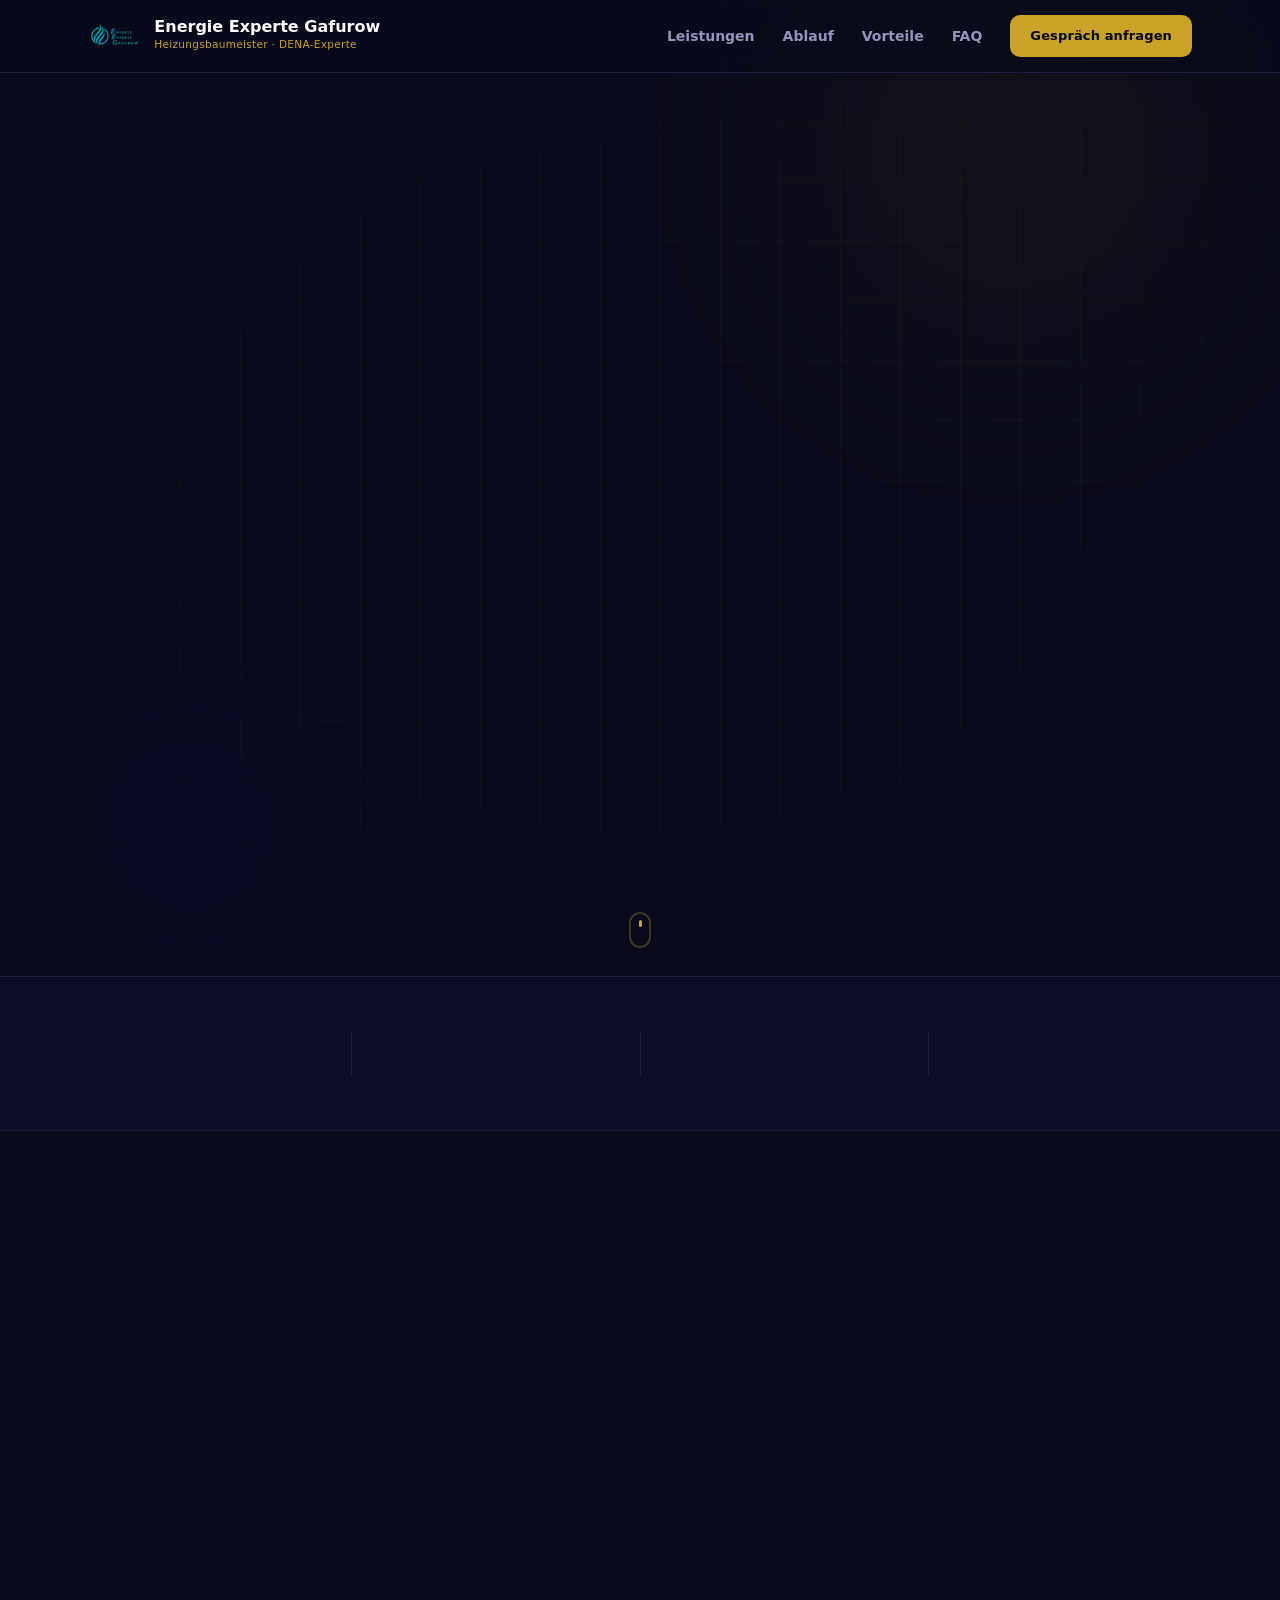
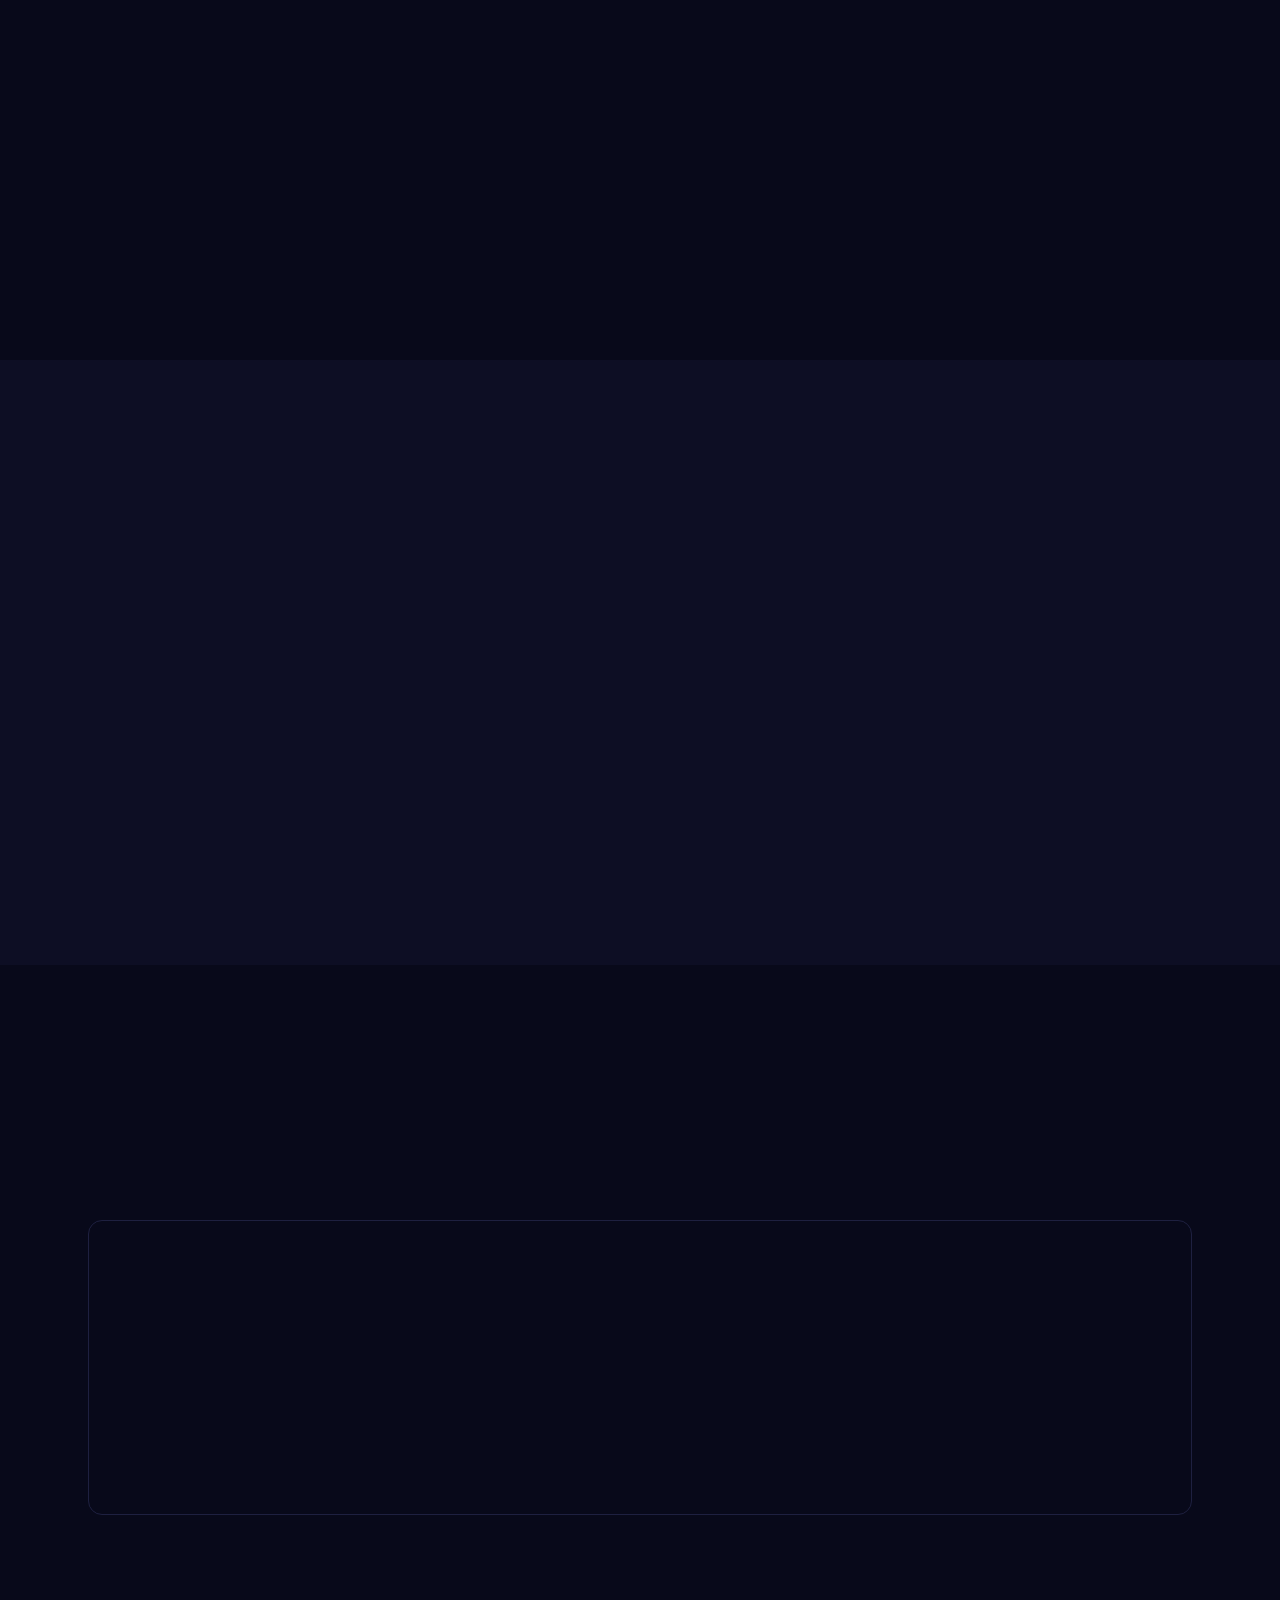
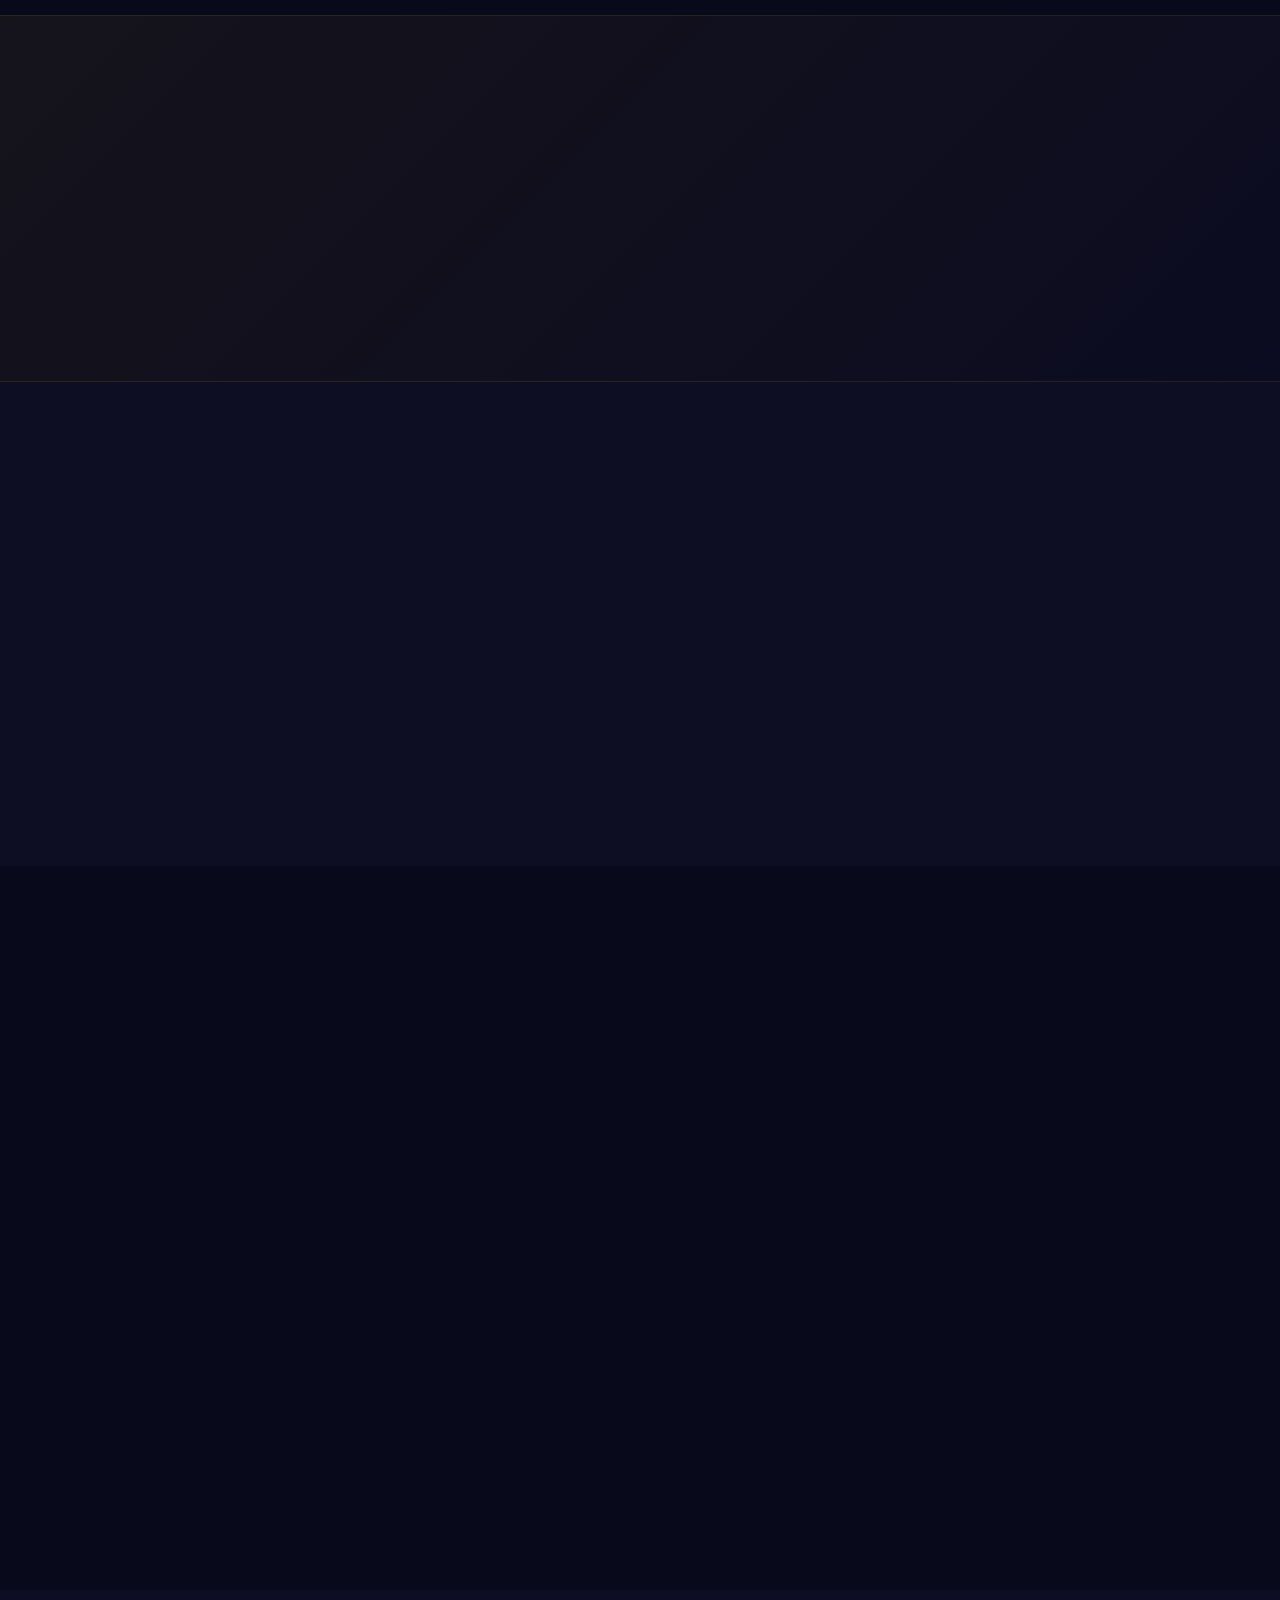
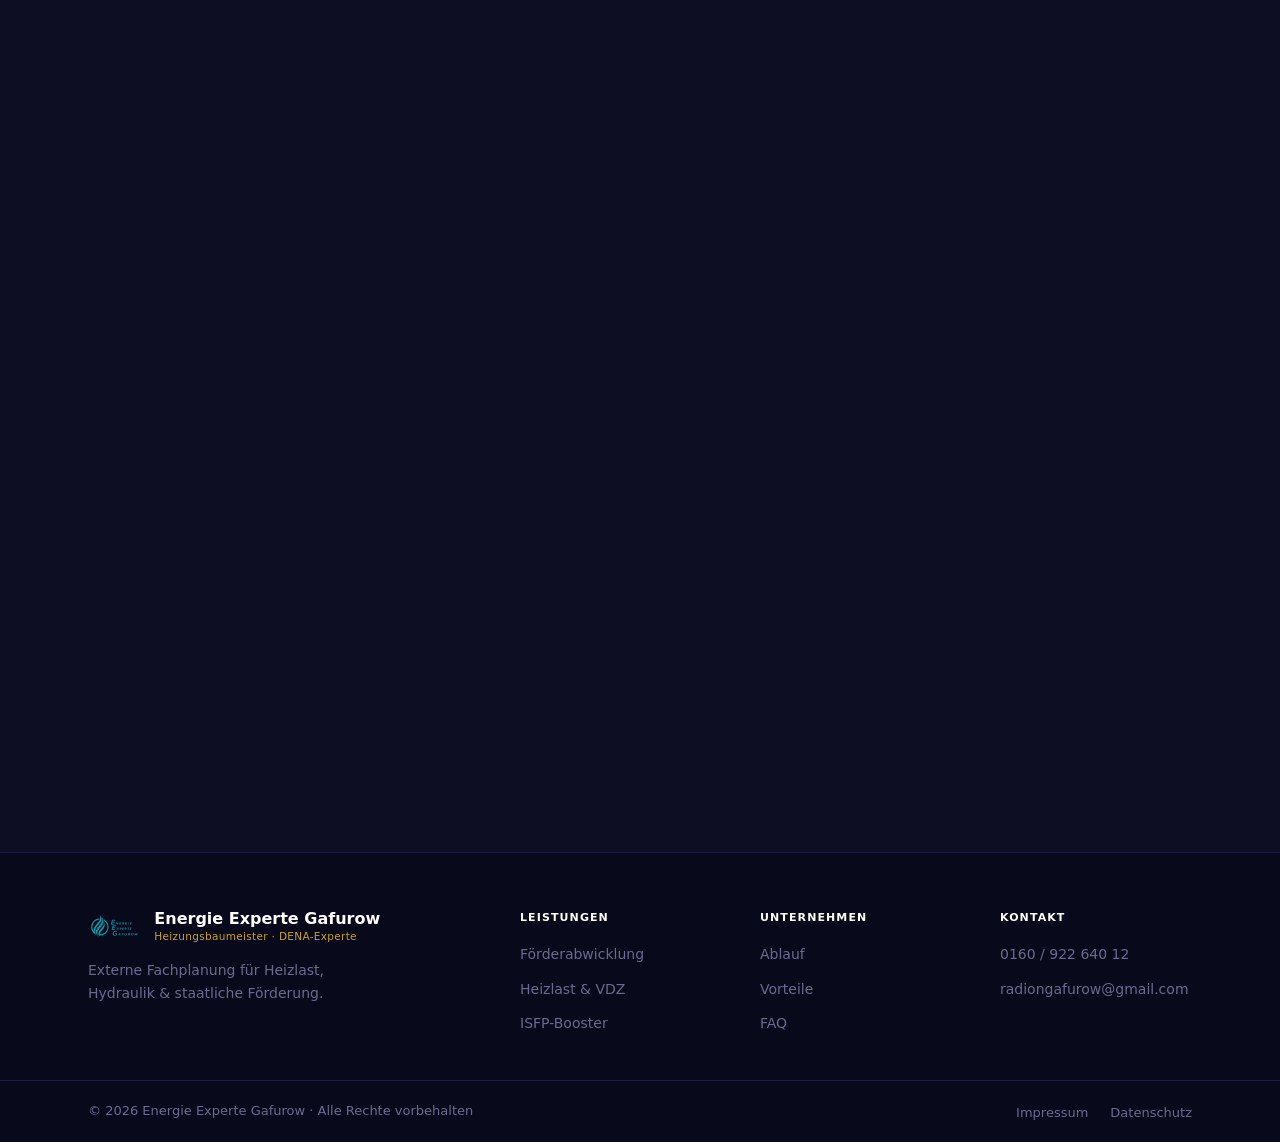
<file: index.html>
<!DOCTYPE html>
<html lang="de">
<head>
  <meta charset="UTF-8" />
  <meta name="viewport" content="width=device-width, initial-scale=1.0" />
  <meta name="description" content="Energie Experte Gafurow – Radion Gafurow, Heizungsbaumeister & DENA-Experte. Externe Fachplanung für Heizlast, Hydraulik und staatliche Förderung. Für Ihren Betrieb kostenlos." />
  <meta http-equiv="Content-Security-Policy" content="default-src 'none'; script-src 'self'; style-src 'self' https://fonts.googleapis.com; font-src https://fonts.gstatic.com; img-src 'self' data:; connect-src 'none'; frame-ancestors 'none'; base-uri 'self'; form-action 'none';" />
  <meta name="referrer" content="no-referrer" />
  <title>Energie Experte Gafurow – Externe Fachplanung & KfW-Förderung</title>
  <link rel="preconnect" href="https://fonts.googleapis.com" crossorigin />
  <link rel="preconnect" href="https://fonts.gstatic.com" crossorigin />
  <link href="https://fonts.googleapis.com/css2?family=Inter:wght@400;500;600;700;800;900&display=swap" rel="stylesheet" />
  <link rel="stylesheet" href="css/style.css" />
  <link rel="icon" type="image/png" sizes="32x32" href="images/favicon-32.png">
  <link rel="icon" type="image/png" sizes="512x512" href="images/favicon-512.png">
  <link rel="apple-touch-icon" href="images/favicon-512.png">
</head>
<body>

  <div class="progress-bar" id="progressBar"></div>

  <!-- NAV -->
  <header class="site-header" id="siteHeader">
    <nav class="nav container">
      <a href="index.html" class="nav__logo">
        <img src="images/logo.png" alt="" class="nav__logo-img" height="40" aria-hidden="true">
        <div class="logo-text">
          <span class="logo-name">Energie Experte Gafurow</span>
          <span class="logo-sub">Heizungsbaumeister · DENA-Experte</span>
        </div>
      </a>
      <ul class="nav__links" id="navLinks">
        <li><a href="#leistungen">Leistungen</a></li>
        <li><a href="#prozess">Ablauf</a></li>
        <li><a href="#vorteile">Vorteile</a></li>
        <li><a href="#faq">FAQ</a></li>
        <li><a href="#kontakt" class="btn btn--gold btn--sm">Gespräch anfragen</a></li>
      </ul>
      <button class="nav__burger" id="navBurger" aria-label="Menü öffnen" aria-expanded="false">
        <span></span><span></span><span></span>
      </button>
    </nav>
  </header>

  <!-- HERO -->
  <section class="hero">
    <div class="hero__bg">
      <div class="hero__glow hero__glow--1"></div>
      <div class="hero__glow hero__glow--2"></div>
      <div class="hero__grid"></div>
    </div>
    <div class="container hero__inner">
      <div class="hero__content">
        <div class="hero__pill reveal">
          <span class="dot"></span>
          Heizungsbaumeister &amp; Energieeffizienz-Experte (DENA)
        </div>
        <h1 class="hero__headline reveal delay-1">
          Voller Fokus<br>auf das Handwerk.
          <span class="hero__headline--gold">Ich übernehme<br>den Papierkram.</span>
        </h1>
        <p class="hero__sub reveal delay-2">
          Als zertifizierter Fachplaner nehme ich Ihnen den bürokratischen
          Flaschenhals beim Heizungstausch komplett ab — von der
          Heizlastberechnung bis zur vollständigen KfW-Förderabwicklung.
          <strong>Für Ihren Betrieb kostenlos.</strong>
        </p>
        <div class="hero__cta reveal delay-3">
          <a href="#kontakt" class="btn btn--gold btn--lg">
            Kostenlos anfragen
            <svg width="18" height="18" viewBox="0 0 24 24" fill="none" stroke="currentColor" stroke-width="2.5"><path d="M5 12h14M12 5l7 7-7 7"/></svg>
          </a>
          <a href="#prozess" class="btn btn--ghost btn--lg">Wie es funktioniert</a>
        </div>
        <div class="hero__trust reveal delay-4">
          <div class="trust-item">
            <svg width="15" height="15" viewBox="0 0 24 24" fill="none" stroke="currentColor" stroke-width="2.5"><polyline points="20 6 9 17 4 12"/></svg>
            Keine Kosten für Ihren Betrieb
          </div>
          <div class="trust-item">
            <svg width="15" height="15" viewBox="0 0 24 24" fill="none" stroke="currentColor" stroke-width="2.5"><polyline points="20 6 9 17 4 12"/></svg>
            DIN EN 12831 zertifiziert
          </div>
          <div class="trust-item">
            <svg width="15" height="15" viewBox="0 0 24 24" fill="none" stroke="currentColor" stroke-width="2.5"><polyline points="20 6 9 17 4 12"/></svg>
            50 % staatlicher Förderzuschuss
          </div>
        </div>
      </div>
      <div class="hero__visual reveal delay-2">
        <div class="hero__cards">
          <div class="stat-card stat-card--offset">
            <span class="stat-val gold" data-count="50">0</span><span class="stat-unit gold">%</span>
            <span class="stat-lbl">Staat übernimmt<br>mein Honorar</span>
          </div>
          <div class="stat-card">
            <span class="stat-val gold">0,00</span><span class="stat-unit gold">€</span>
            <span class="stat-lbl">Kosten für<br>Ihren Betrieb</span>
          </div>
          <div class="stat-card stat-card--offset">
            <span class="stat-val gold" data-count="100">0</span><span class="stat-unit gold">%</span>
            <span class="stat-lbl">Entlastung vom<br>Papierkram</span>
          </div>
        </div>
      </div>
    </div>
    <div class="hero__scroll">
      <div class="scroll-mouse"><div class="scroll-wheel"></div></div>
    </div>
  </section>

  <!-- STATS BAR -->
  <section class="stats-bar">
    <div class="container stats-bar__inner">
      <div class="stats-bar__item reveal">
        <span class="stats-bar__val gold" data-count="50">0</span><span class="gold">%</span>
        <span class="stats-bar__lbl">Förderung auf die Planung</span>
      </div>
      <div class="stats-bar__sep"></div>
      <div class="stats-bar__item reveal delay-1">
        <span class="stats-bar__val gold">0 €</span>
        <span class="stats-bar__lbl">Kosten für Betriebe</span>
      </div>
      <div class="stats-bar__sep"></div>
      <div class="stats-bar__item reveal delay-2">
        <span class="stats-bar__val gold">DIN EN 12831</span>
        <span class="stats-bar__lbl">Norm-konforme Berechnung</span>
      </div>
      <div class="stats-bar__sep"></div>
      <div class="stats-bar__item reveal delay-3">
        <span class="stats-bar__val gold" data-count="5">0</span><span class="gold">%</span>
        <span class="stats-bar__lbl">Extra-Förderung mit ISFP</span>
      </div>
    </div>
  </section>

  <!-- LEISTUNGEN -->
  <section class="section leistungen" id="leistungen">
    <div class="container">
      <div class="section__hd reveal">
        <p class="eyebrow">Mein Service für Ihren Betrieb</p>
        <h2 class="headline">Alles aus einer Hand</h2>
        <p class="sub">Sie konzentrieren sich auf die Installation. Ich kümmere mich um alle Berechnungen, Formulare und die Fördermittelabwicklung.</p>
      </div>
      <div class="cards">

        <div class="card reveal delay-1">
          <div class="card__icon">
            <svg width="26" height="26" viewBox="0 0 24 24" fill="none" stroke="currentColor" stroke-width="1.8"><path d="M14 2H6a2 2 0 0 0-2 2v16a2 2 0 0 0 2 2h12a2 2 0 0 0 2-2V8z"/><polyline points="14 2 14 8 20 8"/><line x1="16" y1="13" x2="8" y2="13"/><line x1="16" y1="17" x2="8" y2="17"/></svg>
          </div>
          <h3>Komplette Förderabwicklung</h3>
          <p>Von der BZA bis zur BND im KfW-Portal — vollständig und fehlerfrei. Sie loggen sich nie wieder ein und haften nicht für Formfehler.</p>
          <ul class="card__list">
            <li>BZA &amp; BND im KfW-Portal</li>
            <li>Rechtssichere Dokumentation</li>
            <li>Keine Haftung für Formfehler</li>
          </ul>
        </div>

        <div class="card reveal delay-2">
          <div class="card__icon">
            <svg width="26" height="26" viewBox="0 0 24 24" fill="none" stroke="currentColor" stroke-width="1.8"><polyline points="22 12 18 12 15 21 9 3 6 12 2 12"/></svg>
          </div>
          <h3>Heizlast &amp; VDZ-Formular</h3>
          <p>Raumweise Heizlastberechnung nach DIN EN 12831 mit exakten Einstellwerten für den hydraulischen Abgleich.</p>
          <ul class="card__list">
            <li>DIN EN 12831 konform</li>
            <li>Hydraulischer Abgleich</li>
            <li>VDZ-Formular vollständig</li>
          </ul>
        </div>

        <div class="card card--gold reveal delay-3">
          <div class="card__badge">Bestseller</div>
          <div class="card__icon">
            <svg width="26" height="26" viewBox="0 0 24 24" fill="none" stroke="currentColor" stroke-width="1.8"><polygon points="13 2 3 14 12 14 11 22 21 10 12 10 13 2"/></svg>
          </div>
          <h3>ISFP-Booster</h3>
          <p>Schicken Sie Kunden vorab zu mir. Mit einem Sanierungsfahrplan verdopple ich deren förderfähiges Budget.</p>
          <ul class="card__list">
            <li>Förderfähiges Budget verdoppeln</li>
            <li>5 % Extra-Förderung sichern</li>
            <li>Individuelle Sanierungsplanung</li>
          </ul>
        </div>

      </div>
    </div>
  </section>

  <!-- PROZESS -->
  <section class="section prozess" id="prozess">
    <div class="container">
      <div class="section__hd reveal">
        <p class="eyebrow">Der Ablauf</p>
        <h2 class="headline">So einfach funktioniert die Zusammenarbeit</h2>
      </div>
      <div class="steps">
        <div class="step reveal delay-1">
          <div class="step__num">01</div>
          <h3>Sie kontaktieren mich</h3>
          <p>Schicken Sie mir die Projektdetails — Gebäudedaten, Heizungstyp und Ihre Kontaktdaten. Per Telefon, E-Mail oder Kontaktformular.</p>
        </div>
        <div class="step__arrow reveal delay-2" aria-hidden="true">
          <svg width="32" height="32" viewBox="0 0 24 24" fill="none" stroke="currentColor" stroke-width="1.5"><path d="M5 12h14M12 5l7 7-7 7"/></svg>
        </div>
        <div class="step reveal delay-2">
          <div class="step__num">02</div>
          <h3>Ich erledige alles</h3>
          <p>Vor-Ort-Aufmaß, Heizlastberechnung, Förderanträge — ich übernehme die komplette Bürokratie und kommuniziere direkt mit Ihrem Kunden.</p>
        </div>
        <div class="step__arrow reveal delay-3" aria-hidden="true">
          <svg width="32" height="32" viewBox="0 0 24 24" fill="none" stroke="currentColor" stroke-width="1.5"><path d="M5 12h14M12 5l7 7-7 7"/></svg>
        </div>
        <div class="step reveal delay-3">
          <div class="step__num">03</div>
          <h3>Sie bauen — ich sichere die Förderung</h3>
          <p>Während Sie die Anlage installieren, sichere ich die staatliche Förderung. Abrechnung direkt über mich — für Sie 0,00 €.</p>
        </div>
      </div>
    </div>
  </section>

  <!-- VORTEILE -->
  <section class="section vorteile" id="vorteile">
    <div class="container">
      <div class="section__hd reveal">
        <p class="eyebrow">Drei Perspektiven</p>
        <h2 class="headline">Warum alle profitieren</h2>
      </div>
      <div class="vtable">

        <div class="vtable__col reveal delay-1">
          <div class="vtable__head">
            <div class="vtable__icon">
              <svg width="18" height="18" viewBox="0 0 24 24" fill="none" stroke="currentColor" stroke-width="2"><rect x="2" y="7" width="20" height="14" rx="2"/><path d="M16 21V5a2 2 0 0 0-2-2h-4a2 2 0 0 0-2 2v16"/></svg>
            </div>
            <h3>Ihr Profit</h3>
          </div>
          <ul>
            <li><span class="chk">✓</span>Voller Fokus auf die Montage</li>
            <li><span class="chk">✓</span>Keine unbezahlte Bürozeit</li>
            <li><span class="chk">✓</span>Haftungsrisiko ausgelagert</li>
            <li><span class="chk">✓</span>Mehr Projekte pro Woche</li>
          </ul>
        </div>

        <div class="vtable__col vtable__col--center reveal delay-2">
          <div class="vtable__head">
            <div class="vtable__icon">
              <svg width="18" height="18" viewBox="0 0 24 24" fill="none" stroke="currentColor" stroke-width="2"><path d="M17 21v-2a4 4 0 0 0-4-4H5a4 4 0 0 0-4 4v2"/><circle cx="9" cy="7" r="4"/><path d="M23 21v-2a4 4 0 0 0-3-3.87M16 3.13a4 4 0 0 1 0 7.75"/></svg>
            </div>
            <h3>Kundenvorteil</h3>
          </div>
          <ul>
            <li><span class="chk">✓</span>Maximale Fördersicherheit</li>
            <li><span class="chk">✓</span>Optimal berechnete Anlage</li>
            <li><span class="chk">✓</span>50 % Zuschuss auf die Planung</li>
            <li><span class="chk">✓</span>Unabhängige Baubegleitung</li>
          </ul>
        </div>

        <div class="vtable__col reveal delay-3">
          <div class="vtable__head">
            <div class="vtable__icon">
              <svg width="18" height="18" viewBox="0 0 24 24" fill="none" stroke="currentColor" stroke-width="2"><circle cx="12" cy="12" r="10"/><polyline points="12 6 12 12 16 14"/></svg>
            </div>
            <h3>Mein Job</h3>
          </div>
          <ul>
            <li><span class="chk">✓</span>Vor-Ort-Aufmaß &amp; Berechnung</li>
            <li><span class="chk">✓</span>BZA- und BND-Erstellung</li>
            <li><span class="chk">✓</span>Unabhängige Baubegleitung</li>
            <li><span class="chk">✓</span>Direkte Abrechnung mit Endkunden</li>
          </ul>
        </div>

      </div>
    </div>
  </section>

  <!-- OFFER BANNER -->
  <section class="offer-banner">
    <div class="container offer-banner__inner reveal">
      <div class="offer-banner__text">
        <h2>Ihr Vorteil: <span class="gold">0,00 € Kosten</span> &amp; <span class="gold">100 % Entlastung</span></h2>
        <p>Meine Leistung kostet Ihren Betrieb keinen Cent. Ich rechne direkt mit dem Endkunden ab. Der Staat übernimmt 50 % meines Honorars für die Baubegleitung — das beste Verkaufsargument für Ihre Kunden.</p>
      </div>
      <a href="#kontakt" class="btn btn--gold btn--lg">
        Jetzt gemeinsam starten
        <svg width="18" height="18" viewBox="0 0 24 24" fill="none" stroke="currentColor" stroke-width="2.5"><path d="M5 12h14M12 5l7 7-7 7"/></svg>
      </a>
    </div>
  </section>

  <!-- FAQ -->
  <section class="section faq" id="faq">
    <div class="container faq__inner">
      <div class="faq__sidebar reveal">
        <p class="eyebrow">Häufige Fragen</p>
        <h2 class="headline">Alles auf einen Blick</h2>
        <a href="#kontakt" class="btn btn--outline faq__cta">Weitere Fragen stellen</a>
      </div>
      <div class="faq__list">

        <div class="faq-item reveal delay-1">
          <button class="faq-q" aria-expanded="false">
            Warum kostet Ihr Service meinen Betrieb nichts?
            <svg class="faq-arrow" width="18" height="18" viewBox="0 0 24 24" fill="none" stroke="currentColor" stroke-width="2.5"><polyline points="6 9 12 15 18 9"/></svg>
          </button>
          <div class="faq-a"><div>
            <p>Ich rechne mein Honorar direkt mit dem Endkunden ab. Da der Staat 50 % meines Honorars als Energieberatungsleistung fördert, ist mein Service für Ihre Kunden ebenfalls attraktiv — und für Sie vollkommen kostenfrei.</p>
          </div></div>
        </div>

        <div class="faq-item reveal delay-2">
          <button class="faq-q" aria-expanded="false">
            Was ist die Heizlastberechnung nach DIN EN 12831?
            <svg class="faq-arrow" width="18" height="18" viewBox="0 0 24 24" fill="none" stroke="currentColor" stroke-width="2.5"><polyline points="6 9 12 15 18 9"/></svg>
          </button>
          <div class="faq-a"><div>
            <p>Die Heizlastberechnung nach DIN EN 12831 ist die normgerechte Ermittlung des Wärmebedarfs je Raum. Sie ist Pflichtbestandteil für die hydraulische Auslegung und Voraussetzung für die KfW-Förderung beim Heizungstausch.</p>
          </div></div>
        </div>

        <div class="faq-item reveal delay-3">
          <button class="faq-q" aria-expanded="false">
            Was ist der ISFP-Booster?
            <svg class="faq-arrow" width="18" height="18" viewBox="0 0 24 24" fill="none" stroke="currentColor" stroke-width="2.5"><polyline points="6 9 12 15 18 9"/></svg>
          </button>
          <div class="faq-a"><div>
            <p>Schicken Sie Kunden vor der Auftragserteilung zu mir. Ich erstelle einen Individuellen Sanierungsfahrplan (ISFP), der das förderfähige Budget verdoppeln und zusätzlich 5 % Extra-Förderung sichern kann.</p>
          </div></div>
        </div>

        <div class="faq-item reveal delay-4">
          <button class="faq-q" aria-expanded="false">
            Wie schnell erhalte ich die Unterlagen?
            <svg class="faq-arrow" width="18" height="18" viewBox="0 0 24 24" fill="none" stroke="currentColor" stroke-width="2.5"><polyline points="6 9 12 15 18 9"/></svg>
          </button>
          <div class="faq-a"><div>
            <p>Nach Aufmaß und Datenübermittlung erhalten Sie die vollständige Heizlastberechnung und alle Förderunterlagen in der Regel innerhalb von 2–3 Werktagen. Bei dringendem Bedarf sprechen Sie mich direkt an.</p>
          </div></div>
        </div>

      </div>
    </div>
  </section>

  <!-- ÜBER MICH -->
  <section class="section ueber">
    <div class="container ueber__inner">
      <div class="ueber__visual reveal">
        <div class="ueber__photo">
          <svg width="72" height="72" viewBox="0 0 24 24" fill="none" stroke="currentColor" stroke-width="0.8"><path d="M20 21v-2a4 4 0 0 0-4-4H8a4 4 0 0 0-4 4v2"/><circle cx="12" cy="7" r="4"/></svg>
        </div>
        <div class="ueber__cert">
          <span>DENA</span>
          <span class="ueber__cert-lbl">Zertifiziert</span>
        </div>
      </div>
      <div class="ueber__text reveal delay-2">
        <p class="eyebrow">Über mich</p>
        <h2 class="headline ueber__name">Radion Gafurow</h2>
        <p class="ueber__role">Heizungsbaumeister &amp; Energieeffizienz-Experte (DENA)</p>
        <p class="ueber__body">Ich kenne beide Seiten der Arbeit: die Baustelle und den Schreibtisch. Als ausgebildeter Heizungsbaumeister und zertifizierter Energieeffizienz-Experte (DENA) kombiniere ich handwerkliches Know-how mit fundiertem Wissen über staatliche Förderprogramme.</p>
        <p class="ueber__body">Mein Ziel: Sie sollen sich auf das konzentrieren, was Sie am besten können — die Installation. Den Rest erledige ich. Professionell, rechtssicher und termingerecht.</p>
        <blockquote class="ueber__quote">„Lassen Sie uns die nächste Anlage gemeinsam auf die Schiene setzen."</blockquote>
        <a href="#kontakt" class="btn btn--outline">Jetzt Gespräch vereinbaren</a>
      </div>
    </div>
  </section>

  <!-- KONTAKT -->
  <section class="section kontakt" id="kontakt">
    <div class="container">
      <div class="section__hd reveal">
        <p class="eyebrow">Direkt starten</p>
        <h2 class="headline">Kontakt aufnehmen</h2>
        <p class="sub">Ich melde mich in der Regel innerhalb von 24 Stunden.</p>
      </div>
      <div class="kontakt__grid">

        <div class="kontakt__info reveal delay-1">
          <h3>Radion Gafurow</h3>
          <p class="kontakt__role">Heizungsbaumeister &amp; Energieeffizienz-Experte (DENA)</p>
          <ul class="kontakt__list">
            <li>
              <div class="k-icon">
                <svg width="17" height="17" viewBox="0 0 24 24" fill="none" stroke="currentColor" stroke-width="2"><path d="M22 16.92v3a2 2 0 0 1-2.18 2 19.79 19.79 0 0 1-8.63-3.07A19.5 19.5 0 0 1 4.69 12 19.79 19.79 0 0 1 1.61 3.38 2 2 0 0 1 3.58 1h3a2 2 0 0 1 2 1.72 12.84 12.84 0 0 0 .7 2.81 2 2 0 0 1-.45 2.11L7.91 8.5a16 16 0 0 0 6 6l.91-.91a2 2 0 0 1 2.11-.45 12.84 12.84 0 0 0 2.81.7A2 2 0 0 1 21.92 16z"/></svg>
              </div>
              <div>
                <span class="k-label">Telefon</span>
                <a href="tel:+4916092264012" class="k-val">0160 / 922 640 12</a>
              </div>
            </li>
            <li>
              <div class="k-icon">
                <svg width="17" height="17" viewBox="0 0 24 24" fill="none" stroke="currentColor" stroke-width="2"><path d="M4 4h16c1.1 0 2 .9 2 2v12c0 1.1-.9 2-2 2H4c-1.1 0-2-.9-2-2V6c0-1.1.9-2 2-2z"/><polyline points="22,6 12,13 2,6"/></svg>
              </div>
              <div>
                <span class="k-label">E-Mail</span>
                <a href="mailto:radiongafurow@gmail.com" class="k-val">radiongafurow@gmail.com</a>
              </div>
            </li>
          </ul>
          <div class="kontakt__note">
            <svg width="15" height="15" viewBox="0 0 24 24" fill="none" stroke="currentColor" stroke-width="2"><circle cx="12" cy="12" r="10"/><line x1="12" y1="8" x2="12" y2="12"/><line x1="12" y1="16" x2="12.01" y2="16"/></svg>
            <p>Für dringende Anfragen rufen Sie direkt an. Erreichbar Mo–Fr, 8–18 Uhr.</p>
          </div>
        </div>

        <form class="kontakt__form reveal delay-2" id="contactForm" novalidate>
          <div class="form-row">
            <label for="f-name">Name *</label>
            <input type="text" id="f-name" name="name" placeholder="Max Mustermann" required autocomplete="name" />
          </div>
          <div class="form-row">
            <label for="f-firma">Firma / Betrieb</label>
            <input type="text" id="f-firma" name="firma" placeholder="Mustermann GmbH" autocomplete="organization" />
          </div>
          <div class="form-row">
            <label for="f-email">E-Mail *</label>
            <input type="email" id="f-email" name="email" placeholder="max@muster.de" required autocomplete="email" />
          </div>
          <div class="form-row">
            <label for="f-tel">Telefon</label>
            <input type="tel" id="f-tel" name="telefon" placeholder="0160 / 000 000 00" autocomplete="tel" />
          </div>
          <div class="form-row form-row--full">
            <label for="f-msg">Nachricht</label>
            <textarea id="f-msg" name="nachricht" rows="4" placeholder="Wie kann ich Ihnen helfen? Beschreiben Sie kurz Ihr Projekt..."></textarea>
          </div>
          <div class="form-row form-row--full">
            <button type="submit" class="btn btn--gold btn--block" id="submitBtn">
              <span id="btnText">Nachricht senden</span>
              <svg id="btnIconArrow" width="18" height="18" viewBox="0 0 24 24" fill="none" stroke="currentColor" stroke-width="2.5" aria-hidden="true"><path d="M5 12h14M12 5l7 7-7 7"/></svg>
              <svg id="btnIconCheck" width="18" height="18" viewBox="0 0 24 24" fill="none" stroke="currentColor" stroke-width="2.5" aria-hidden="true" class="icon-hidden"><polyline points="20 6 9 17 4 12"/></svg>
            </button>
            <p class="form__hint">* Pflichtfelder · Ihre Daten werden vertraulich behandelt.</p>
          </div>
        </form>

      </div>
    </div>
  </section>

  <!-- FOOTER -->
  <footer class="footer">
    <div class="footer__top">
      <div class="container footer__top-inner">
        <div class="footer__brand">
          <div class="nav__logo footer__logo">
            <img src="images/logo.png" alt="" class="nav__logo-img" height="40" aria-hidden="true">
            <div class="logo-text">
              <span class="logo-name">Energie Experte Gafurow</span>
              <span class="logo-sub">Heizungsbaumeister · DENA-Experte</span>
            </div>
          </div>
          <p class="footer__tagline">Externe Fachplanung für Heizlast,<br>Hydraulik &amp; staatliche Förderung.</p>
        </div>
        <div class="footer__col">
          <h4>Leistungen</h4>
          <ul>
            <li><a href="#leistungen">Förderabwicklung</a></li>
            <li><a href="#leistungen">Heizlast &amp; VDZ</a></li>
            <li><a href="#leistungen">ISFP-Booster</a></li>
          </ul>
        </div>
        <div class="footer__col">
          <h4>Unternehmen</h4>
          <ul>
            <li><a href="#prozess">Ablauf</a></li>
            <li><a href="#vorteile">Vorteile</a></li>
            <li><a href="#faq">FAQ</a></li>
          </ul>
        </div>
        <div class="footer__col">
          <h4>Kontakt</h4>
          <ul>
            <li><a href="tel:+4916092264012">0160 / 922 640 12</a></li>
            <li><a href="mailto:radiongafurow@gmail.com">radiongafurow@gmail.com</a></li>
          </ul>
        </div>
      </div>
    </div>
    <div class="footer__bottom">
      <div class="container footer__bottom-inner">
        <p>© 2026 Energie Experte Gafurow · Alle Rechte vorbehalten</p>
        <ul>
          <li><a href="impressum.html">Impressum</a></li>
          <li><a href="datenschutz.html">Datenschutz</a></li>
        </ul>
      </div>
    </div>
  </footer>

  <div class="sticky-cta" id="stickyCta">
    <a href="#kontakt" class="btn btn--gold">Kostenlos anfragen</a>
  </div>

  <script src="js/main.js"></script>
</body>
</html>
</file>
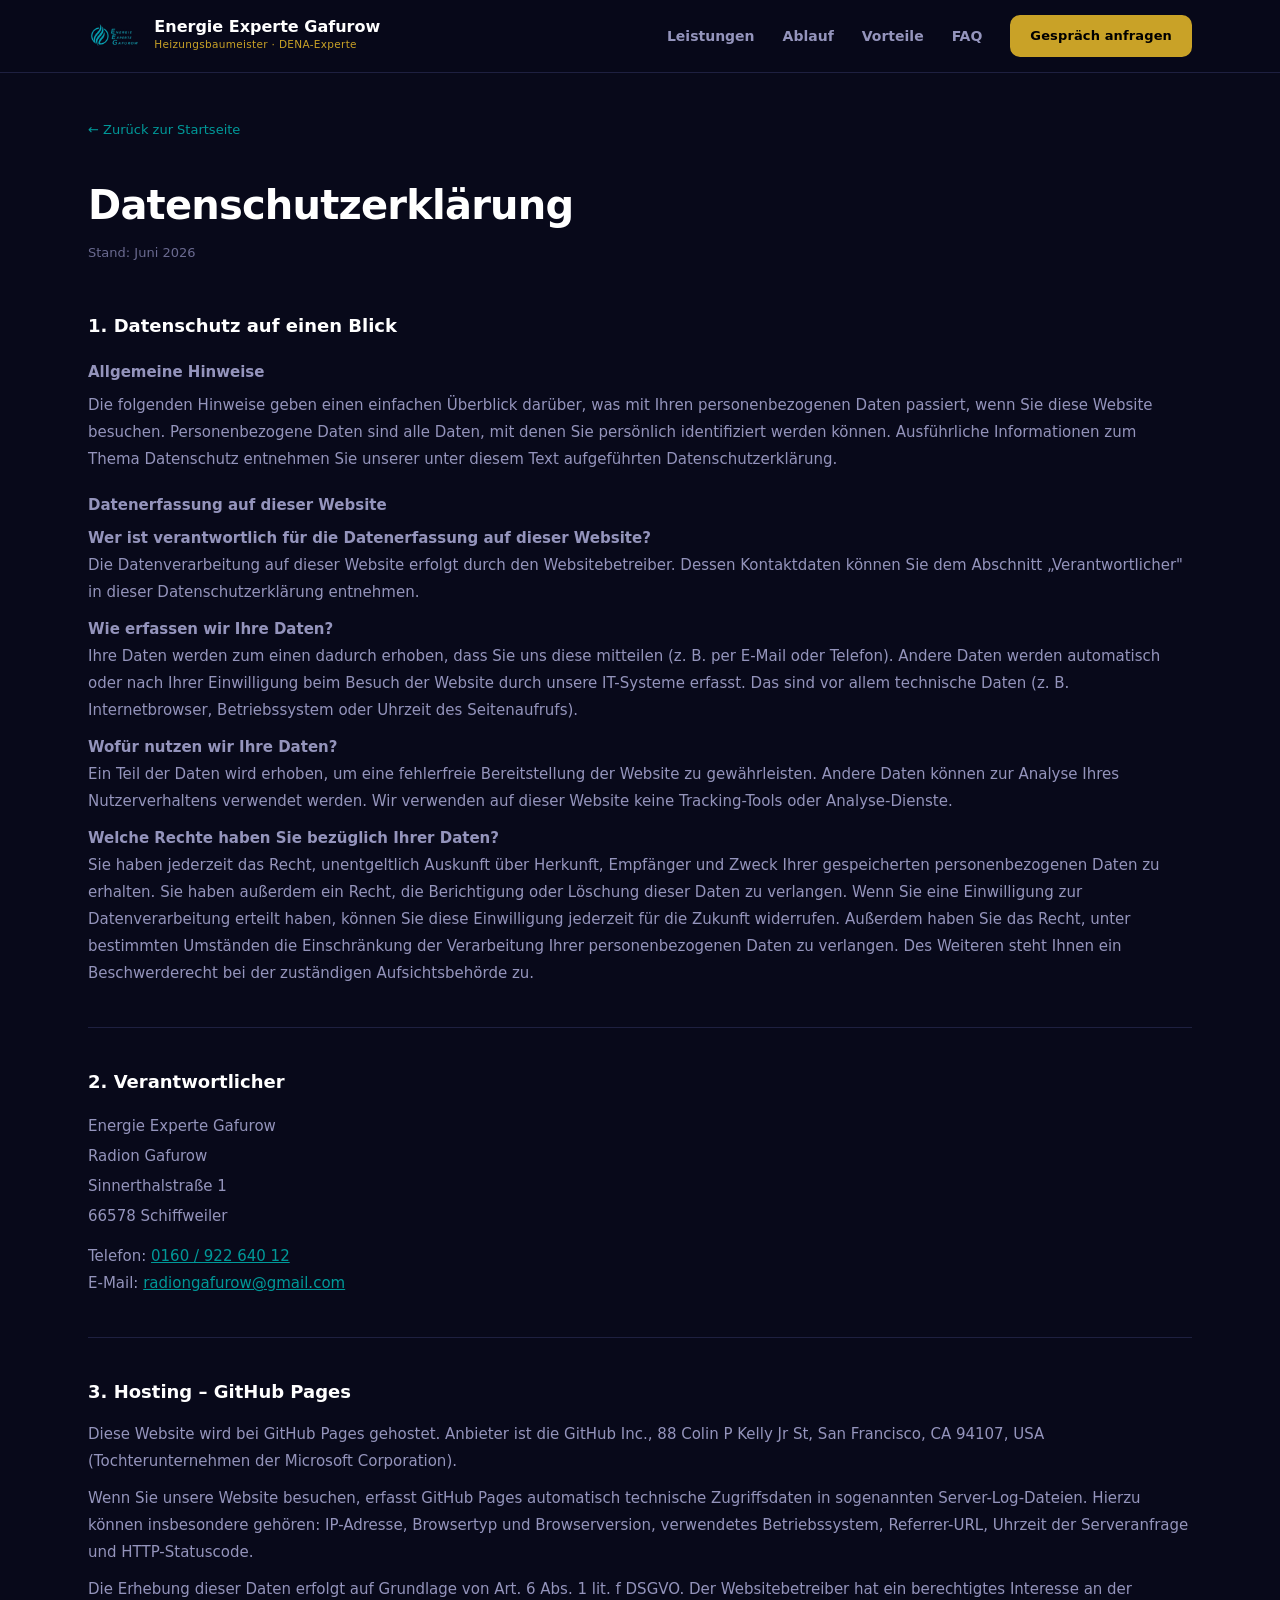
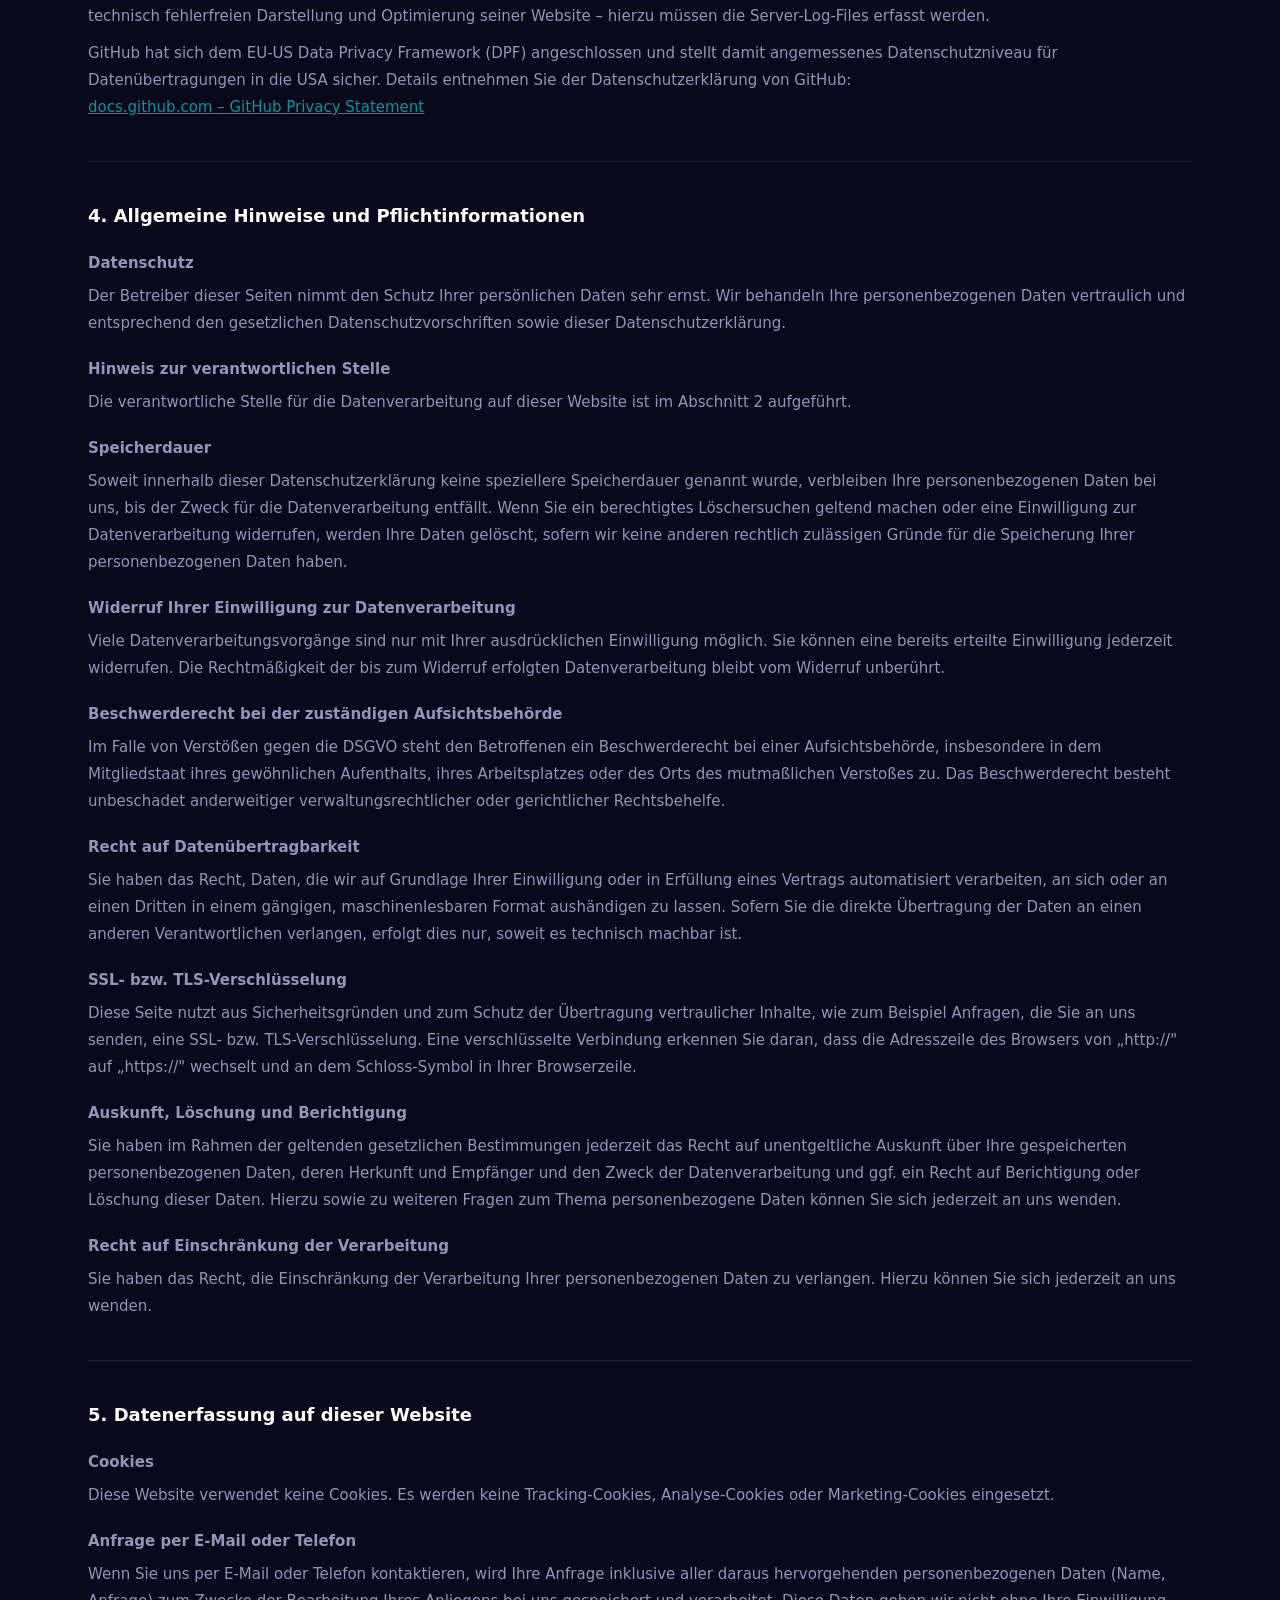
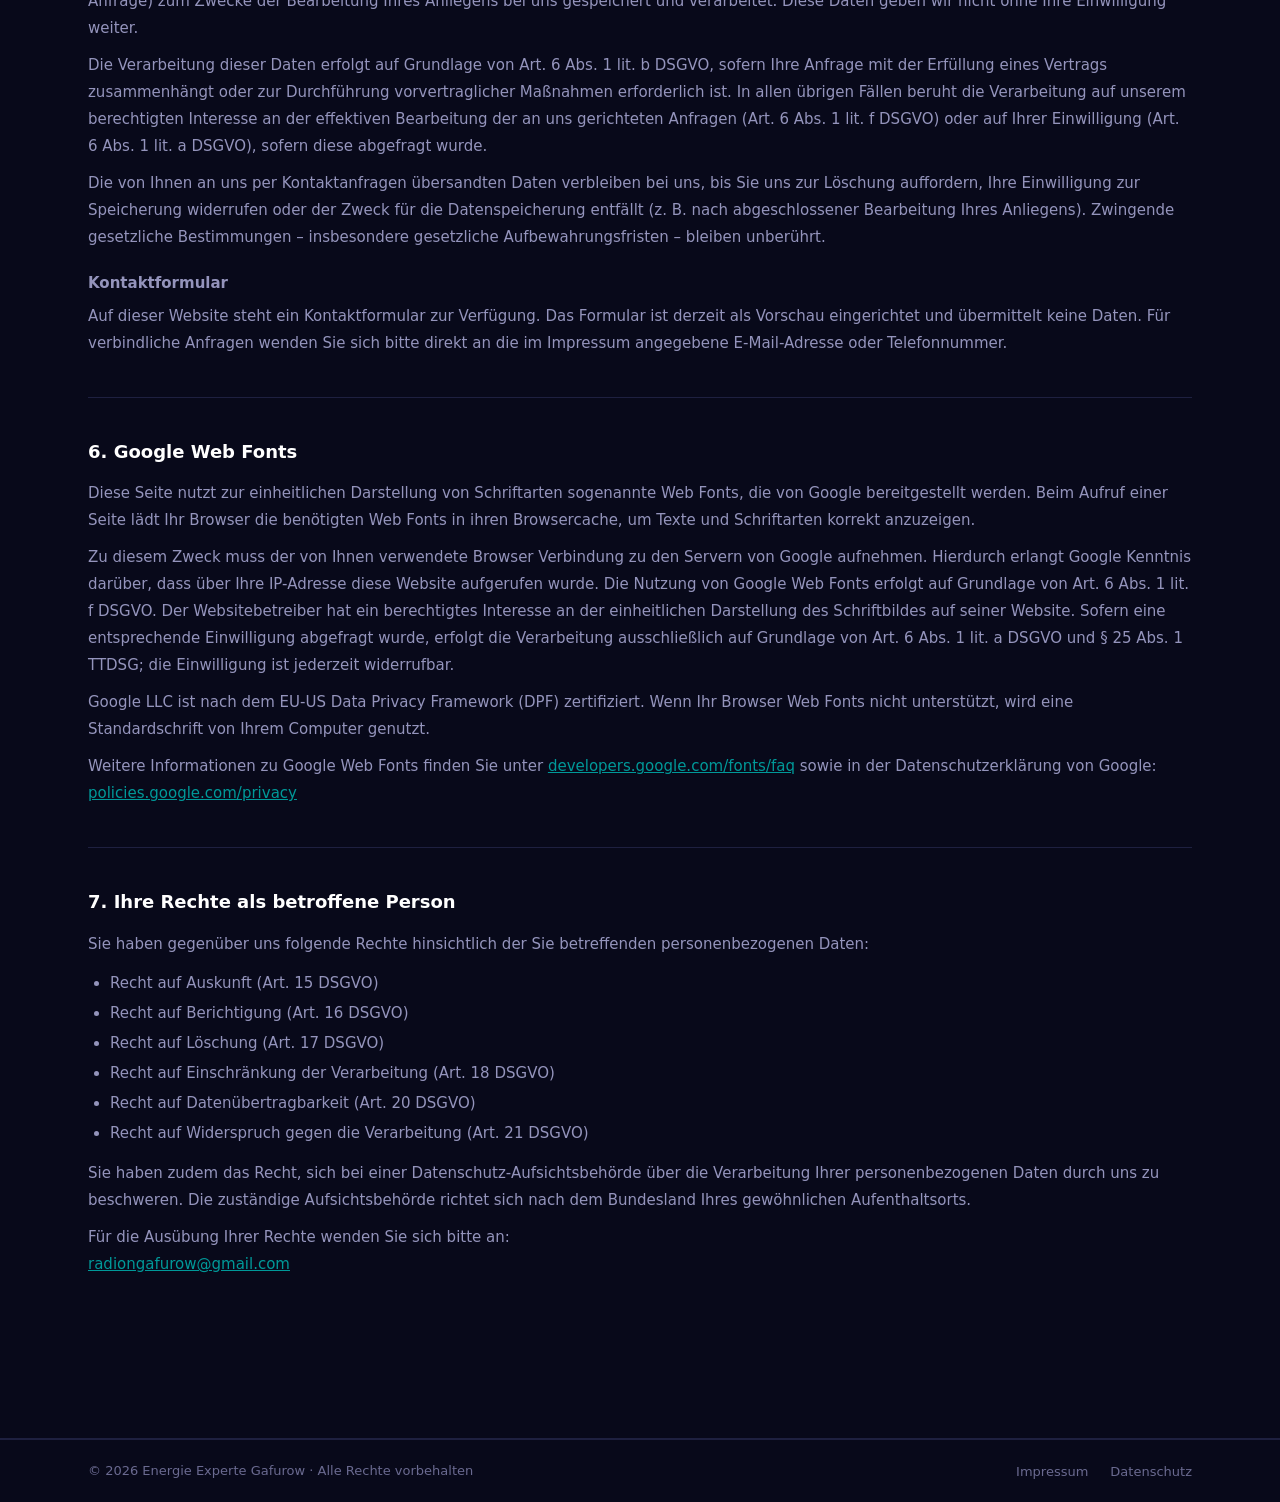
<file: datenschutz.html>
<!DOCTYPE html>
<html lang="de">
<head>
  <meta charset="UTF-8" />
  <meta name="viewport" content="width=device-width, initial-scale=1.0" />
  <meta name="robots" content="noindex, nofollow" />
  <meta http-equiv="Content-Security-Policy" content="default-src 'none'; script-src 'self'; style-src 'self' https://fonts.googleapis.com; font-src https://fonts.gstatic.com; img-src 'self' data:; connect-src 'none'; frame-ancestors 'none'; base-uri 'self'; form-action 'none';" />
  <meta name="referrer" content="no-referrer" />
  <title>Datenschutzerklärung – Energie Experte Gafurow</title>
  <link rel="preconnect" href="https://fonts.googleapis.com" crossorigin />
  <link rel="preconnect" href="https://fonts.gstatic.com" crossorigin />
  <link href="https://fonts.googleapis.com/css2?family=Inter:wght@400;500;600;700;800;900&display=swap" rel="stylesheet" />
  <link rel="stylesheet" href="css/style.css" />
  <link rel="icon" type="image/png" sizes="32x32" href="images/favicon-32.png">
  <link rel="icon" type="image/png" sizes="512x512" href="images/favicon-512.png">
  <link rel="apple-touch-icon" href="images/favicon-512.png">
</head>
<body>

  <div class="progress-bar" id="progressBar"></div>

  <header class="site-header" id="siteHeader">
    <nav class="nav container">
      <a href="index.html" class="nav__logo">
        <img src="images/logo.png" alt="" class="nav__logo-img" height="40" aria-hidden="true">
        <div class="logo-text">
          <span class="logo-name">Energie Experte Gafurow</span>
          <span class="logo-sub">Heizungsbaumeister · DENA-Experte</span>
        </div>
      </a>
      <ul class="nav__links" id="navLinks">
        <li><a href="index.html#leistungen">Leistungen</a></li>
        <li><a href="index.html#prozess">Ablauf</a></li>
        <li><a href="index.html#vorteile">Vorteile</a></li>
        <li><a href="index.html#faq">FAQ</a></li>
        <li><a href="index.html#kontakt" class="btn btn--gold btn--sm">Gespräch anfragen</a></li>
      </ul>
      <button class="nav__burger" id="navBurger" aria-label="Menü öffnen" aria-expanded="false">
        <span></span><span></span><span></span>
      </button>
    </nav>
  </header>

  <main class="legal-page">
    <div class="container">

      <p class="legal-breadcrumb"><a href="index.html">← Zurück zur Startseite</a></p>

      <h1>Datenschutzerklärung</h1>
      <span class="legal-date">Stand: Juni 2026</span>

      <div class="legal-section">
        <h2>1. Datenschutz auf einen Blick</h2>
        <h3>Allgemeine Hinweise</h3>
        <p>
          Die folgenden Hinweise geben einen einfachen Überblick darüber, was mit Ihren personenbezogenen Daten passiert, wenn Sie diese Website besuchen. Personenbezogene Daten sind alle Daten, mit denen Sie persönlich identifiziert werden können. Ausführliche Informationen zum Thema Datenschutz entnehmen Sie unserer unter diesem Text aufgeführten Datenschutzerklärung.
        </p>
        <h3>Datenerfassung auf dieser Website</h3>
        <p>
          <strong>Wer ist verantwortlich für die Datenerfassung auf dieser Website?</strong><br>
          Die Datenverarbeitung auf dieser Website erfolgt durch den Websitebetreiber. Dessen Kontaktdaten können Sie dem Abschnitt „Verantwortlicher" in dieser Datenschutzerklärung entnehmen.
        </p>
        <p>
          <strong>Wie erfassen wir Ihre Daten?</strong><br>
          Ihre Daten werden zum einen dadurch erhoben, dass Sie uns diese mitteilen (z. B. per E-Mail oder Telefon). Andere Daten werden automatisch oder nach Ihrer Einwilligung beim Besuch der Website durch unsere IT-Systeme erfasst. Das sind vor allem technische Daten (z. B. Internetbrowser, Betriebssystem oder Uhrzeit des Seitenaufrufs).
        </p>
        <p>
          <strong>Wofür nutzen wir Ihre Daten?</strong><br>
          Ein Teil der Daten wird erhoben, um eine fehlerfreie Bereitstellung der Website zu gewährleisten. Andere Daten können zur Analyse Ihres Nutzerverhaltens verwendet werden. Wir verwenden auf dieser Website keine Tracking-Tools oder Analyse-Dienste.
        </p>
        <p>
          <strong>Welche Rechte haben Sie bezüglich Ihrer Daten?</strong><br>
          Sie haben jederzeit das Recht, unentgeltlich Auskunft über Herkunft, Empfänger und Zweck Ihrer gespeicherten personenbezogenen Daten zu erhalten. Sie haben außerdem ein Recht, die Berichtigung oder Löschung dieser Daten zu verlangen. Wenn Sie eine Einwilligung zur Datenverarbeitung erteilt haben, können Sie diese Einwilligung jederzeit für die Zukunft widerrufen. Außerdem haben Sie das Recht, unter bestimmten Umständen die Einschränkung der Verarbeitung Ihrer personenbezogenen Daten zu verlangen. Des Weiteren steht Ihnen ein Beschwerderecht bei der zuständigen Aufsichtsbehörde zu.
        </p>
      </div>

      <div class="legal-section">
        <h2>2. Verantwortlicher</h2>
        <address>
          Energie Experte Gafurow<br>
          Radion Gafurow<br>
          Sinnerthalstraße 1<br>
          66578 Schiffweiler
        </address>
        <p class="legal-contact-p">
          Telefon: <a href="tel:+4916092264012">0160 / 922 640 12</a><br>
          E-Mail: <a href="mailto:radiongafurow@gmail.com">radiongafurow@gmail.com</a>
        </p>
      </div>

      <div class="legal-section">
        <h2>3. Hosting – GitHub Pages</h2>
        <p>
          Diese Website wird bei GitHub Pages gehostet. Anbieter ist die GitHub Inc., 88 Colin P Kelly Jr St, San Francisco, CA 94107, USA (Tochterunternehmen der Microsoft Corporation).
        </p>
        <p>
          Wenn Sie unsere Website besuchen, erfasst GitHub Pages automatisch technische Zugriffsdaten in sogenannten Server-Log-Dateien. Hierzu können insbesondere gehören: IP-Adresse, Browsertyp und Browserversion, verwendetes Betriebssystem, Referrer-URL, Uhrzeit der Serveranfrage und HTTP-Statuscode.
        </p>
        <p>
          Die Erhebung dieser Daten erfolgt auf Grundlage von Art. 6 Abs. 1 lit. f DSGVO. Der Websitebetreiber hat ein berechtigtes Interesse an der technisch fehlerfreien Darstellung und Optimierung seiner Website – hierzu müssen die Server-Log-Files erfasst werden.
        </p>
        <p>
          GitHub hat sich dem EU-US Data Privacy Framework (DPF) angeschlossen und stellt damit angemessenes Datenschutzniveau für Datenübertragungen in die USA sicher. Details entnehmen Sie der Datenschutzerklärung von GitHub:<br>
          <a href="https://docs.github.com/en/site-policy/privacy-policies/github-privacy-statement" rel="noopener noreferrer">docs.github.com – GitHub Privacy Statement</a>
        </p>
      </div>

      <div class="legal-section">
        <h2>4. Allgemeine Hinweise und Pflichtinformationen</h2>
        <h3>Datenschutz</h3>
        <p>
          Der Betreiber dieser Seiten nimmt den Schutz Ihrer persönlichen Daten sehr ernst. Wir behandeln Ihre personenbezogenen Daten vertraulich und entsprechend den gesetzlichen Datenschutzvorschriften sowie dieser Datenschutzerklärung.
        </p>
        <h3>Hinweis zur verantwortlichen Stelle</h3>
        <p>
          Die verantwortliche Stelle für die Datenverarbeitung auf dieser Website ist im Abschnitt 2 aufgeführt.
        </p>
        <h3>Speicherdauer</h3>
        <p>
          Soweit innerhalb dieser Datenschutzerklärung keine speziellere Speicherdauer genannt wurde, verbleiben Ihre personenbezogenen Daten bei uns, bis der Zweck für die Datenverarbeitung entfällt. Wenn Sie ein berechtigtes Löschersuchen geltend machen oder eine Einwilligung zur Datenverarbeitung widerrufen, werden Ihre Daten gelöscht, sofern wir keine anderen rechtlich zulässigen Gründe für die Speicherung Ihrer personenbezogenen Daten haben.
        </p>
        <h3>Widerruf Ihrer Einwilligung zur Datenverarbeitung</h3>
        <p>
          Viele Datenverarbeitungsvorgänge sind nur mit Ihrer ausdrücklichen Einwilligung möglich. Sie können eine bereits erteilte Einwilligung jederzeit widerrufen. Die Rechtmäßigkeit der bis zum Widerruf erfolgten Datenverarbeitung bleibt vom Widerruf unberührt.
        </p>
        <h3>Beschwerderecht bei der zuständigen Aufsichtsbehörde</h3>
        <p>
          Im Falle von Verstößen gegen die DSGVO steht den Betroffenen ein Beschwerderecht bei einer Aufsichtsbehörde, insbesondere in dem Mitgliedstaat ihres gewöhnlichen Aufenthalts, ihres Arbeitsplatzes oder des Orts des mutmaßlichen Verstoßes zu. Das Beschwerderecht besteht unbeschadet anderweitiger verwaltungsrechtlicher oder gerichtlicher Rechtsbehelfe.
        </p>
        <h3>Recht auf Datenübertragbarkeit</h3>
        <p>
          Sie haben das Recht, Daten, die wir auf Grundlage Ihrer Einwilligung oder in Erfüllung eines Vertrags automatisiert verarbeiten, an sich oder an einen Dritten in einem gängigen, maschinenlesbaren Format aushändigen zu lassen. Sofern Sie die direkte Übertragung der Daten an einen anderen Verantwortlichen verlangen, erfolgt dies nur, soweit es technisch machbar ist.
        </p>
        <h3>SSL- bzw. TLS-Verschlüsselung</h3>
        <p>
          Diese Seite nutzt aus Sicherheitsgründen und zum Schutz der Übertragung vertraulicher Inhalte, wie zum Beispiel Anfragen, die Sie an uns senden, eine SSL- bzw. TLS-Verschlüsselung. Eine verschlüsselte Verbindung erkennen Sie daran, dass die Adresszeile des Browsers von „http://" auf „https://" wechselt und an dem Schloss-Symbol in Ihrer Browserzeile.
        </p>
        <h3>Auskunft, Löschung und Berichtigung</h3>
        <p>
          Sie haben im Rahmen der geltenden gesetzlichen Bestimmungen jederzeit das Recht auf unentgeltliche Auskunft über Ihre gespeicherten personenbezogenen Daten, deren Herkunft und Empfänger und den Zweck der Datenverarbeitung und ggf. ein Recht auf Berichtigung oder Löschung dieser Daten. Hierzu sowie zu weiteren Fragen zum Thema personenbezogene Daten können Sie sich jederzeit an uns wenden.
        </p>
        <h3>Recht auf Einschränkung der Verarbeitung</h3>
        <p>
          Sie haben das Recht, die Einschränkung der Verarbeitung Ihrer personenbezogenen Daten zu verlangen. Hierzu können Sie sich jederzeit an uns wenden.
        </p>
      </div>

      <div class="legal-section">
        <h2>5. Datenerfassung auf dieser Website</h2>
        <h3>Cookies</h3>
        <p>
          Diese Website verwendet keine Cookies. Es werden keine Tracking-Cookies, Analyse-Cookies oder Marketing-Cookies eingesetzt.
        </p>
        <h3>Anfrage per E-Mail oder Telefon</h3>
        <p>
          Wenn Sie uns per E-Mail oder Telefon kontaktieren, wird Ihre Anfrage inklusive aller daraus hervorgehenden personenbezogenen Daten (Name, Anfrage) zum Zwecke der Bearbeitung Ihres Anliegens bei uns gespeichert und verarbeitet. Diese Daten geben wir nicht ohne Ihre Einwilligung weiter.
        </p>
        <p>
          Die Verarbeitung dieser Daten erfolgt auf Grundlage von Art. 6 Abs. 1 lit. b DSGVO, sofern Ihre Anfrage mit der Erfüllung eines Vertrags zusammenhängt oder zur Durchführung vorvertraglicher Maßnahmen erforderlich ist. In allen übrigen Fällen beruht die Verarbeitung auf unserem berechtigten Interesse an der effektiven Bearbeitung der an uns gerichteten Anfragen (Art. 6 Abs. 1 lit. f DSGVO) oder auf Ihrer Einwilligung (Art. 6 Abs. 1 lit. a DSGVO), sofern diese abgefragt wurde.
        </p>
        <p>
          Die von Ihnen an uns per Kontaktanfragen übersandten Daten verbleiben bei uns, bis Sie uns zur Löschung auffordern, Ihre Einwilligung zur Speicherung widerrufen oder der Zweck für die Datenspeicherung entfällt (z. B. nach abgeschlossener Bearbeitung Ihres Anliegens). Zwingende gesetzliche Bestimmungen – insbesondere gesetzliche Aufbewahrungsfristen – bleiben unberührt.
        </p>
        <h3>Kontaktformular</h3>
        <p>
          Auf dieser Website steht ein Kontaktformular zur Verfügung. Das Formular ist derzeit als Vorschau eingerichtet und übermittelt keine Daten. Für verbindliche Anfragen wenden Sie sich bitte direkt an die im Impressum angegebene E-Mail-Adresse oder Telefonnummer.
        </p>
      </div>

      <div class="legal-section">
        <h2>6. Google Web Fonts</h2>
        <p>
          Diese Seite nutzt zur einheitlichen Darstellung von Schriftarten sogenannte Web Fonts, die von Google bereitgestellt werden. Beim Aufruf einer Seite lädt Ihr Browser die benötigten Web Fonts in ihren Browsercache, um Texte und Schriftarten korrekt anzuzeigen.
        </p>
        <p>
          Zu diesem Zweck muss der von Ihnen verwendete Browser Verbindung zu den Servern von Google aufnehmen. Hierdurch erlangt Google Kenntnis darüber, dass über Ihre IP-Adresse diese Website aufgerufen wurde. Die Nutzung von Google Web Fonts erfolgt auf Grundlage von Art. 6 Abs. 1 lit. f DSGVO. Der Websitebetreiber hat ein berechtigtes Interesse an der einheitlichen Darstellung des Schriftbildes auf seiner Website. Sofern eine entsprechende Einwilligung abgefragt wurde, erfolgt die Verarbeitung ausschließlich auf Grundlage von Art. 6 Abs. 1 lit. a DSGVO und § 25 Abs. 1 TTDSG; die Einwilligung ist jederzeit widerrufbar.
        </p>
        <p>
          Google LLC ist nach dem EU-US Data Privacy Framework (DPF) zertifiziert. Wenn Ihr Browser Web Fonts nicht unterstützt, wird eine Standardschrift von Ihrem Computer genutzt.
        </p>
        <p>
          Weitere Informationen zu Google Web Fonts finden Sie unter <a href="https://developers.google.com/fonts/faq" rel="noopener noreferrer">developers.google.com/fonts/faq</a> sowie in der Datenschutzerklärung von Google: <a href="https://policies.google.com/privacy" rel="noopener noreferrer">policies.google.com/privacy</a>
        </p>
      </div>

      <div class="legal-section">
        <h2>7. Ihre Rechte als betroffene Person</h2>
        <p>Sie haben gegenüber uns folgende Rechte hinsichtlich der Sie betreffenden personenbezogenen Daten:</p>
        <ul class="legal-list">
          <li>Recht auf Auskunft (Art. 15 DSGVO)</li>
          <li>Recht auf Berichtigung (Art. 16 DSGVO)</li>
          <li>Recht auf Löschung (Art. 17 DSGVO)</li>
          <li>Recht auf Einschränkung der Verarbeitung (Art. 18 DSGVO)</li>
          <li>Recht auf Datenübertragbarkeit (Art. 20 DSGVO)</li>
          <li>Recht auf Widerspruch gegen die Verarbeitung (Art. 21 DSGVO)</li>
        </ul>
        <p class="legal-contact-p">
          Sie haben zudem das Recht, sich bei einer Datenschutz-Aufsichtsbehörde über die Verarbeitung Ihrer personenbezogenen Daten durch uns zu beschweren. Die zuständige Aufsichtsbehörde richtet sich nach dem Bundesland Ihres gewöhnlichen Aufenthaltsorts.
        </p>
        <p>
          Für die Ausübung Ihrer Rechte wenden Sie sich bitte an:<br>
          <a href="mailto:radiongafurow@gmail.com">radiongafurow@gmail.com</a>
        </p>
      </div>

    </div>
  </main>

  <footer class="footer">
    <div class="footer__bottom">
      <div class="container footer__bottom-inner">
        <p>© 2026 Energie Experte Gafurow · Alle Rechte vorbehalten</p>
        <ul>
          <li><a href="impressum.html">Impressum</a></li>
          <li><a href="datenschutz.html">Datenschutz</a></li>
        </ul>
      </div>
    </div>
  </footer>

  <script src="js/main.js"></script>
</body>
</html>
</file>
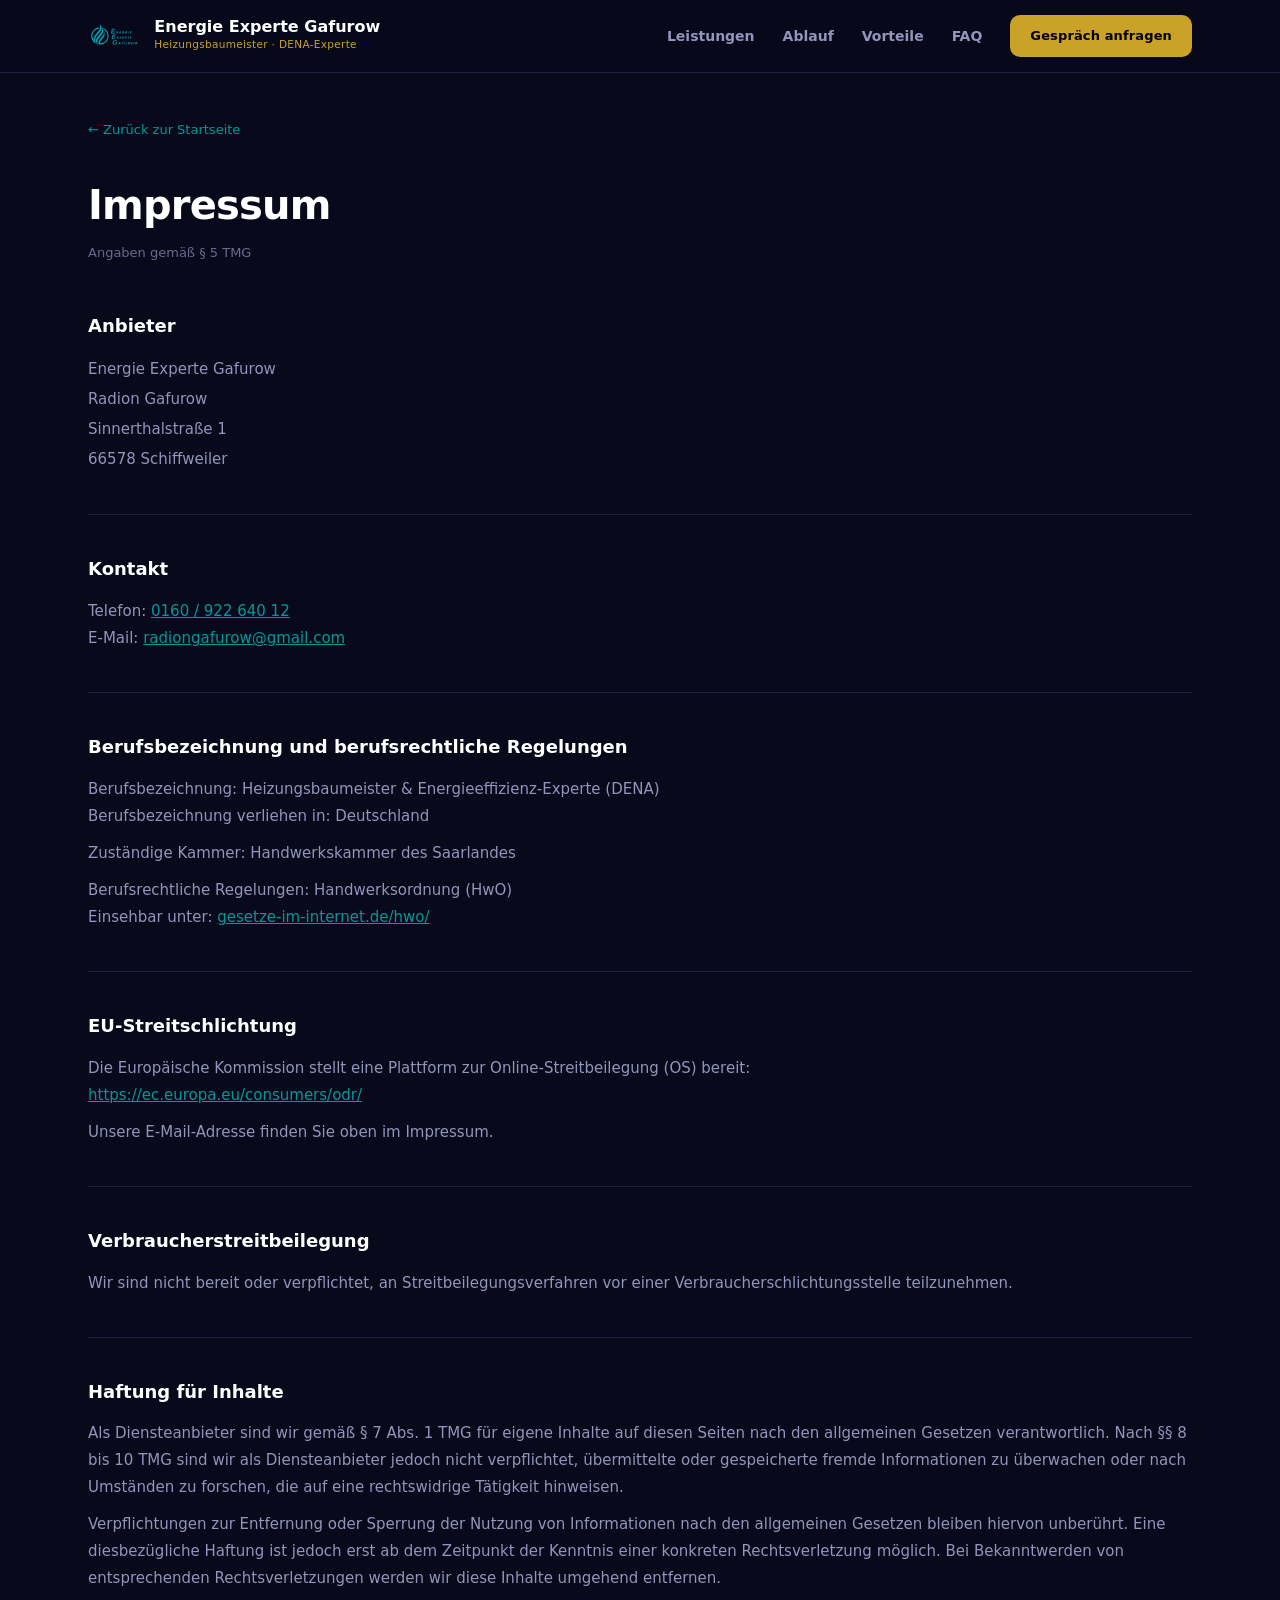
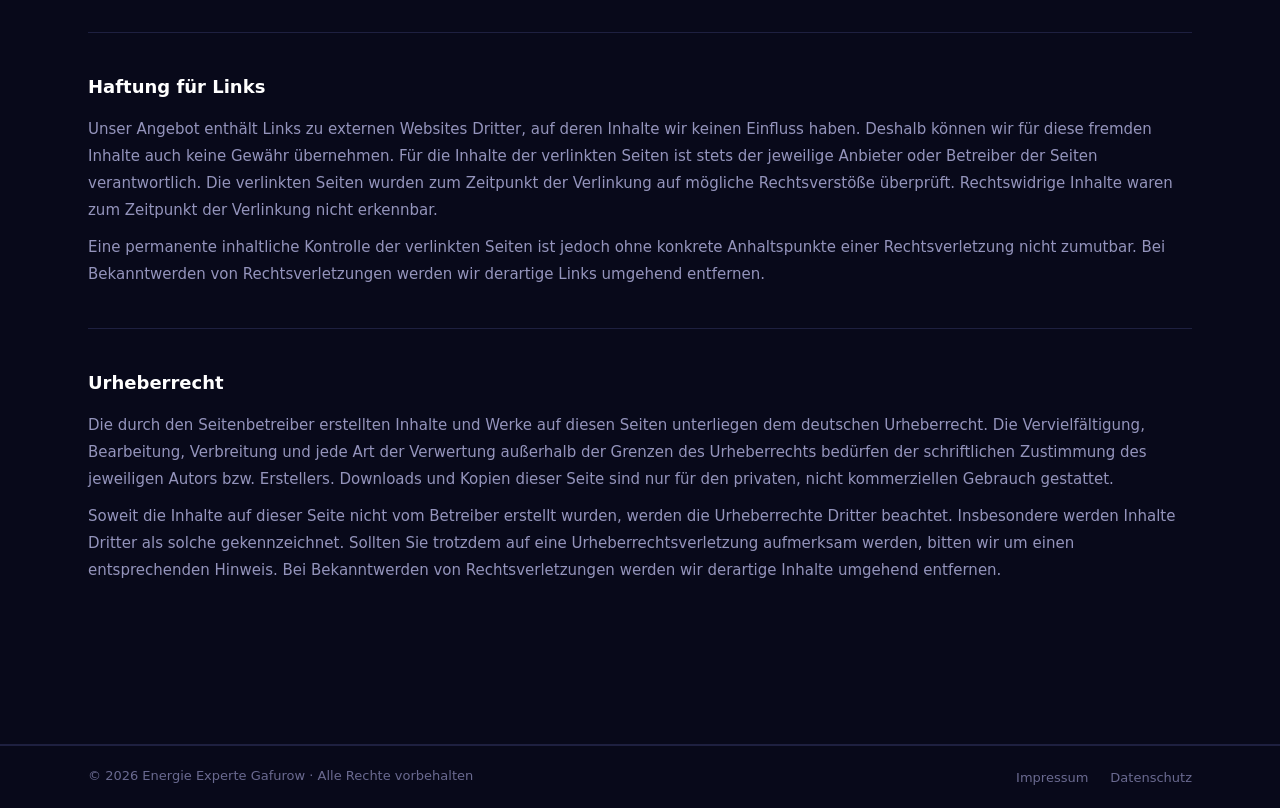
<file: impressum.html>
<!DOCTYPE html>
<html lang="de">
<head>
  <meta charset="UTF-8" />
  <meta name="viewport" content="width=device-width, initial-scale=1.0" />
  <meta name="robots" content="noindex, nofollow" />
  <meta http-equiv="Content-Security-Policy" content="default-src 'none'; script-src 'self'; style-src 'self' https://fonts.googleapis.com; font-src https://fonts.gstatic.com; img-src 'self' data:; connect-src 'none'; frame-ancestors 'none'; base-uri 'self'; form-action 'none';" />
  <meta name="referrer" content="no-referrer" />
  <title>Impressum – Energie Experte Gafurow</title>
  <link rel="preconnect" href="https://fonts.googleapis.com" crossorigin />
  <link rel="preconnect" href="https://fonts.gstatic.com" crossorigin />
  <link href="https://fonts.googleapis.com/css2?family=Inter:wght@400;500;600;700;800;900&display=swap" rel="stylesheet" />
  <link rel="stylesheet" href="css/style.css" />
  <link rel="icon" type="image/png" sizes="32x32" href="images/favicon-32.png">
  <link rel="icon" type="image/png" sizes="512x512" href="images/favicon-512.png">
  <link rel="apple-touch-icon" href="images/favicon-512.png">
</head>
<body>

  <div class="progress-bar" id="progressBar"></div>

  <header class="site-header" id="siteHeader">
    <nav class="nav container">
      <a href="index.html" class="nav__logo">
        <img src="images/logo.png" alt="" class="nav__logo-img" height="40" aria-hidden="true">
        <div class="logo-text">
          <span class="logo-name">Energie Experte Gafurow</span>
          <span class="logo-sub">Heizungsbaumeister · DENA-Experte</span>
        </div>
      </a>
      <ul class="nav__links" id="navLinks">
        <li><a href="index.html#leistungen">Leistungen</a></li>
        <li><a href="index.html#prozess">Ablauf</a></li>
        <li><a href="index.html#vorteile">Vorteile</a></li>
        <li><a href="index.html#faq">FAQ</a></li>
        <li><a href="index.html#kontakt" class="btn btn--gold btn--sm">Gespräch anfragen</a></li>
      </ul>
      <button class="nav__burger" id="navBurger" aria-label="Menü öffnen" aria-expanded="false">
        <span></span><span></span><span></span>
      </button>
    </nav>
  </header>

  <main class="legal-page">
    <div class="container">

      <p class="legal-breadcrumb"><a href="index.html">← Zurück zur Startseite</a></p>

      <h1>Impressum</h1>
      <span class="legal-date">Angaben gemäß § 5 TMG</span>

      <div class="legal-section">
        <h2>Anbieter</h2>
        <address>
          Energie Experte Gafurow<br>
          Radion Gafurow<br>
          Sinnerthalstraße 1<br>
          66578 Schiffweiler
        </address>
      </div>

      <div class="legal-section">
        <h2>Kontakt</h2>
        <p>
          Telefon: <a href="tel:+4916092264012">0160 / 922 640 12</a><br>
          E-Mail: <a href="mailto:radiongafurow@gmail.com">radiongafurow@gmail.com</a>
        </p>
      </div>

      <div class="legal-section">
        <h2>Berufsbezeichnung und berufsrechtliche Regelungen</h2>
        <p>
          Berufsbezeichnung: Heizungsbaumeister &amp; Energieeffizienz-Experte (DENA)<br>
          Berufsbezeichnung verliehen in: Deutschland
        </p>
        <p>
          Zuständige Kammer: Handwerkskammer des Saarlandes
        </p>
        <p>
          Berufsrechtliche Regelungen: Handwerksordnung (HwO)<br>
          Einsehbar unter: <a href="https://www.gesetze-im-internet.de/hwo/" rel="noopener noreferrer">gesetze-im-internet.de/hwo/</a>
        </p>
      </div>

      <div class="legal-section">
        <h2>EU-Streitschlichtung</h2>
        <p>
          Die Europäische Kommission stellt eine Plattform zur Online-Streitbeilegung (OS) bereit:<br>
          <a href="https://ec.europa.eu/consumers/odr/" rel="noopener noreferrer">https://ec.europa.eu/consumers/odr/</a>
        </p>
        <p>
          Unsere E-Mail-Adresse finden Sie oben im Impressum.
        </p>
      </div>

      <div class="legal-section">
        <h2>Verbraucherstreitbeilegung</h2>
        <p>
          Wir sind nicht bereit oder verpflichtet, an Streitbeilegungsverfahren vor einer Verbraucherschlichtungsstelle teilzunehmen.
        </p>
      </div>

      <div class="legal-section">
        <h2>Haftung für Inhalte</h2>
        <p>
          Als Diensteanbieter sind wir gemäß § 7 Abs. 1 TMG für eigene Inhalte auf diesen Seiten nach den allgemeinen Gesetzen verantwortlich. Nach §§ 8 bis 10 TMG sind wir als Diensteanbieter jedoch nicht verpflichtet, übermittelte oder gespeicherte fremde Informationen zu überwachen oder nach Umständen zu forschen, die auf eine rechtswidrige Tätigkeit hinweisen.
        </p>
        <p>
          Verpflichtungen zur Entfernung oder Sperrung der Nutzung von Informationen nach den allgemeinen Gesetzen bleiben hiervon unberührt. Eine diesbezügliche Haftung ist jedoch erst ab dem Zeitpunkt der Kenntnis einer konkreten Rechtsverletzung möglich. Bei Bekanntwerden von entsprechenden Rechtsverletzungen werden wir diese Inhalte umgehend entfernen.
        </p>
      </div>

      <div class="legal-section">
        <h2>Haftung für Links</h2>
        <p>
          Unser Angebot enthält Links zu externen Websites Dritter, auf deren Inhalte wir keinen Einfluss haben. Deshalb können wir für diese fremden Inhalte auch keine Gewähr übernehmen. Für die Inhalte der verlinkten Seiten ist stets der jeweilige Anbieter oder Betreiber der Seiten verantwortlich. Die verlinkten Seiten wurden zum Zeitpunkt der Verlinkung auf mögliche Rechtsverstöße überprüft. Rechtswidrige Inhalte waren zum Zeitpunkt der Verlinkung nicht erkennbar.
        </p>
        <p>
          Eine permanente inhaltliche Kontrolle der verlinkten Seiten ist jedoch ohne konkrete Anhaltspunkte einer Rechtsverletzung nicht zumutbar. Bei Bekanntwerden von Rechtsverletzungen werden wir derartige Links umgehend entfernen.
        </p>
      </div>

      <div class="legal-section">
        <h2>Urheberrecht</h2>
        <p>
          Die durch den Seitenbetreiber erstellten Inhalte und Werke auf diesen Seiten unterliegen dem deutschen Urheberrecht. Die Vervielfältigung, Bearbeitung, Verbreitung und jede Art der Verwertung außerhalb der Grenzen des Urheberrechts bedürfen der schriftlichen Zustimmung des jeweiligen Autors bzw. Erstellers. Downloads und Kopien dieser Seite sind nur für den privaten, nicht kommerziellen Gebrauch gestattet.
        </p>
        <p>
          Soweit die Inhalte auf dieser Seite nicht vom Betreiber erstellt wurden, werden die Urheberrechte Dritter beachtet. Insbesondere werden Inhalte Dritter als solche gekennzeichnet. Sollten Sie trotzdem auf eine Urheberrechtsverletzung aufmerksam werden, bitten wir um einen entsprechenden Hinweis. Bei Bekanntwerden von Rechtsverletzungen werden wir derartige Inhalte umgehend entfernen.
        </p>
      </div>

    </div>
  </main>

  <footer class="footer">
    <div class="footer__bottom">
      <div class="container footer__bottom-inner">
        <p>© 2026 Energie Experte Gafurow · Alle Rechte vorbehalten</p>
        <ul>
          <li><a href="impressum.html">Impressum</a></li>
          <li><a href="datenschutz.html">Datenschutz</a></li>
        </ul>
      </div>
    </div>
  </footer>

  <script src="js/main.js"></script>
</body>
</html>
</file>
<file: css/style.css>
:root {
  --bg:       #08091a;
  --bg2:      #0d0e24;
  --bgc:      #11122a;
  --bgi:      #16183a;
  --border:   #1e2040;
  --gold:     #c9a227;
  --gold-lt:  #e8c04d;
  --gold-dk:  #9e7d18;
  --text:     #d4d4ec;
  --muted:    #6a6a90;
  --muted2:   #9494bc;
  --white:    #ffffff;
  --font:     'Inter', system-ui, sans-serif;
  --r:        14px;
  --r-sm:     10px;
  --ease:     0.25s ease;
  --w:        1160px;
  --py:       100px;
}

*,*::before,*::after{box-sizing:border-box;margin:0;padding:0}
html{scroll-behavior:smooth}
body{background:var(--bg);color:var(--text);font-family:var(--font);line-height:1.6;-webkit-font-smoothing:antialiased;overflow-x:hidden}
img{display:block;max-width:100%}
a{color:inherit;text-decoration:none}
ul{list-style:none}
button{font-family:var(--font)}

/* CONTAINER */
.container{max-width:var(--w);margin:0 auto;padding:0 28px}
.gold{color:var(--gold)}
.section{padding:var(--py) 0}

/* TYPOGRAPHY */
.eyebrow{display:inline-flex;align-items:center;gap:8px;font-size:11px;font-weight:700;letter-spacing:.18em;text-transform:uppercase;color:var(--gold);background:rgba(201,162,39,.08);border:1px solid rgba(201,162,39,.2);border-radius:100px;padding:5px 13px;margin-bottom:16px}
.headline{font-size:clamp(28px,4vw,44px);font-weight:900;color:var(--white);line-height:1.12;letter-spacing:-.02em;margin-bottom:16px}
.sub{font-size:17px;color:var(--muted2);max-width:560px;margin:0 auto;line-height:1.7}
.section__hd{text-align:center;margin-bottom:60px}

/* REVEAL */
.reveal{opacity:0;transform:translateY(24px);transition:opacity .6s ease,transform .6s ease}
.reveal.visible{opacity:1;transform:translateY(0)}
.delay-1{transition-delay:.1s}.delay-2{transition-delay:.2s}.delay-3{transition-delay:.3s}.delay-4{transition-delay:.4s}

/* PROGRESS BAR */
.progress-bar{position:fixed;top:0;left:0;height:3px;width:0;background:linear-gradient(90deg,var(--gold),var(--gold-lt));z-index:1000;transition:width .1s linear}

/* BUTTONS */
.btn{display:inline-flex;align-items:center;justify-content:center;gap:8px;padding:14px 28px;border-radius:var(--r-sm);font-weight:700;font-size:15px;transition:all var(--ease);cursor:pointer;border:2px solid transparent;white-space:nowrap;letter-spacing:.01em}
.btn--gold{background:var(--gold);color:#000;border-color:var(--gold)}
.btn--gold:hover{background:var(--gold-lt);border-color:var(--gold-lt);transform:translateY(-2px);box-shadow:0 10px 28px rgba(201,162,39,.3)}
.btn--outline{background:transparent;color:var(--gold);border-color:rgba(201,162,39,.45)}
.btn--outline:hover{background:rgba(201,162,39,.1);border-color:var(--gold);transform:translateY(-2px)}
.btn--ghost{background:rgba(255,255,255,.06);color:var(--text);border-color:rgba(255,255,255,.1)}
.btn--ghost:hover{background:rgba(255,255,255,.11);border-color:rgba(255,255,255,.18);transform:translateY(-2px)}
.btn--lg{padding:16px 32px;font-size:16px}
.btn--sm{padding:9px 18px;font-size:13px}
.btn--block{width:100%}

/* ── HEADER ── */
.site-header{position:fixed;top:0;left:0;right:0;z-index:200;background:rgba(8,9,26,.82);backdrop-filter:blur(16px);border-bottom:1px solid var(--border);transition:box-shadow var(--ease)}
.site-header.scrolled{box-shadow:0 4px 32px rgba(0,0,0,.5)}
.nav{display:flex;align-items:center;justify-content:space-between;height:72px}
.nav__logo{display:flex;align-items:center;gap:12px}
.nav__logo-img{height:36px;width:auto;flex-shrink:0}
.logo-mark{width:38px;height:38px;background:linear-gradient(135deg,var(--gold),var(--gold-dk));border-radius:8px;display:flex;align-items:center;justify-content:center;font-size:13px;font-weight:900;color:#000;flex-shrink:0;letter-spacing:.04em}
.logo-text{display:flex;flex-direction:column;gap:1px}
.logo-name{font-weight:800;font-size:16px;color:var(--white);line-height:1}
.logo-sub{font-size:10.5px;color:var(--gold);letter-spacing:.03em}
.nav__links{display:flex;align-items:center;gap:28px}
.nav__links>li>a:not(.btn){font-size:14px;font-weight:600;color:var(--muted2);transition:color var(--ease);position:relative}
.nav__links>li>a:not(.btn)::after{content:'';position:absolute;bottom:-3px;left:0;right:0;height:1px;background:var(--gold);transform:scaleX(0);transition:transform var(--ease);transform-origin:left}
.nav__links>li>a:not(.btn):hover{color:var(--white)}
.nav__links>li>a:not(.btn):hover::after{transform:scaleX(1)}
.nav__burger{display:none;flex-direction:column;gap:5px;background:none;border:none;cursor:pointer;padding:6px;border-radius:6px}
.nav__burger span{display:block;width:22px;height:2px;background:var(--white);border-radius:2px;transition:all var(--ease)}
.nav__burger.open span:nth-child(1){transform:translateY(7px) rotate(45deg)}
.nav__burger.open span:nth-child(2){opacity:0;transform:scaleX(0)}
.nav__burger.open span:nth-child(3){transform:translateY(-7px) rotate(-45deg)}

/* ── HERO ── */
.hero{position:relative;min-height:100vh;display:flex;align-items:center;overflow:hidden;padding-top:72px}
.hero__bg{position:absolute;inset:0;pointer-events:none}
.hero__glow{position:absolute;border-radius:50%;filter:blur(80px)}
.hero__glow--1{width:700px;height:700px;background:radial-gradient(circle,rgba(201,162,39,.35) 0%,transparent 70%);top:-200px;right:-80px;opacity:.22}
.hero__glow--2{width:500px;height:500px;background:radial-gradient(circle,rgba(80,60,220,.3) 0%,transparent 70%);bottom:-100px;left:-60px;opacity:.2}
.hero__grid{position:absolute;inset:0;background-image:linear-gradient(rgba(201,162,39,.04) 1px,transparent 1px),linear-gradient(90deg,rgba(201,162,39,.04) 1px,transparent 1px);background-size:60px 60px;mask-image:radial-gradient(ellipse 80% 80% at 50% 50%,black 40%,transparent 100%)}
.hero__inner{position:relative;display:flex;align-items:center;justify-content:space-between;gap:64px;padding-top:64px;padding-bottom:100px;width:100%}
.hero__content{flex:1;max-width:620px}
.hero__pill{display:inline-flex;align-items:center;gap:8px;font-size:12px;font-weight:600;color:var(--muted2);border:1px solid var(--border);background:rgba(201,162,39,.05);border-radius:100px;padding:6px 14px;margin-bottom:24px;letter-spacing:.03em}
.dot{width:7px;height:7px;border-radius:50%;background:var(--gold);flex-shrink:0;animation:blink 2s ease-in-out infinite}
@keyframes blink{0%,100%{opacity:1}50%{opacity:.25}}
.hero__headline{font-size:clamp(36px,5.5vw,64px);font-weight:900;line-height:1.07;color:var(--white);margin-bottom:24px;letter-spacing:-.03em}
.hero__headline--gold{display:block;color:var(--gold);margin-top:6px}
.hero__sub{font-size:17px;color:var(--muted2);line-height:1.75;margin-bottom:36px;max-width:520px}
.hero__sub strong{color:var(--text)}
.hero__cta{display:flex;flex-wrap:wrap;gap:14px;margin-bottom:32px}
.hero__trust{display:flex;flex-wrap:wrap;gap:20px}
.trust-item{display:flex;align-items:center;gap:7px;font-size:13px;font-weight:600;color:var(--muted2)}
.trust-item svg{color:var(--gold);flex-shrink:0}

/* Hero visual */
.hero__visual{flex-shrink:0}
.hero__cards{display:flex;flex-direction:column;gap:14px;width:230px}
.stat-card{background:rgba(17,18,42,.85);border:1px solid var(--border);border-radius:var(--r);padding:20px 22px;backdrop-filter:blur(10px);transition:transform var(--ease),border-color var(--ease)}
.stat-card:hover{transform:translateX(-6px);border-color:rgba(201,162,39,.35)}
.stat-card--offset{transform:translateX(-14px)}
.stat-val{font-size:30px;font-weight:900;line-height:1;letter-spacing:-.02em}
.stat-unit{font-size:18px;font-weight:700}
.stat-lbl{display:block;font-size:12px;color:var(--muted);margin-top:5px;line-height:1.4}

/* Scroll hint */
.hero__scroll{position:absolute;bottom:28px;left:50%;transform:translateX(-50%)}
.scroll-mouse{width:22px;height:36px;border:2px solid rgba(201,162,39,.3);border-radius:100px;display:flex;justify-content:center;padding-top:6px}
.scroll-wheel{width:3px;height:7px;background:var(--gold);border-radius:100px;animation:sw 1.8s ease-in-out infinite}
@keyframes sw{0%{transform:translateY(0);opacity:1}100%{transform:translateY(12px);opacity:0}}

/* ── STATS BAR ── */
.stats-bar{background:var(--bg2);border-top:1px solid var(--border);border-bottom:1px solid var(--border);padding:36px 0}
.stats-bar__inner{display:flex;align-items:center;justify-content:space-between;gap:24px;flex-wrap:wrap}
.stats-bar__item{display:flex;flex-direction:column;align-items:center;text-align:center;gap:5px;flex:1;min-width:130px}
.stats-bar__val{font-size:26px;font-weight:900;line-height:1;letter-spacing:-.02em}
.stats-bar__lbl{font-size:12.5px;color:var(--muted);font-weight:500}
.stats-bar__sep{width:1px;height:44px;background:var(--border);flex-shrink:0}

/* ── LEISTUNGEN ── */
.leistungen{background:var(--bg)}
.cards{display:grid;grid-template-columns:repeat(auto-fit,minmax(300px,1fr));gap:22px}
.card{background:var(--bgc);border:1px solid var(--border);border-radius:var(--r);padding:34px 30px;position:relative;overflow:hidden;transition:transform var(--ease),border-color var(--ease),box-shadow var(--ease)}
.card::before{content:'';position:absolute;inset:0;background:linear-gradient(135deg,rgba(201,162,39,.05) 0%,transparent 60%);opacity:0;transition:opacity var(--ease);pointer-events:none}
.card:hover{transform:translateY(-7px);border-color:rgba(201,162,39,.32);box-shadow:0 16px 40px rgba(0,0,0,.4),0 0 40px rgba(201,162,39,.08)}
.card:hover::before{opacity:1}
.card--gold{border-color:rgba(201,162,39,.38);background:linear-gradient(135deg,rgba(201,162,39,.07) 0%,var(--bgc) 100%)}
.card__badge{position:absolute;top:18px;right:18px;font-size:10px;font-weight:700;letter-spacing:.08em;text-transform:uppercase;color:#000;background:var(--gold);padding:4px 10px;border-radius:100px}
.card__icon{width:50px;height:50px;background:rgba(201,162,39,.1);border:1px solid rgba(201,162,39,.2);border-radius:var(--r-sm);display:flex;align-items:center;justify-content:center;margin-bottom:20px;color:var(--gold)}
.card h3{font-size:18px;font-weight:800;color:var(--white);margin-bottom:10px;letter-spacing:-.01em}
.card p{font-size:15px;color:var(--muted2);line-height:1.7;margin-bottom:22px}
.card__list{border-top:1px solid var(--border);padding-top:18px;display:flex;flex-direction:column;gap:8px}
.card__list li{font-size:13px;font-weight:600;color:var(--muted2);padding-left:16px;position:relative}
.card__list li::before{content:'→';position:absolute;left:0;color:var(--gold);font-size:12px}

/* ── PROZESS ── */
.prozess{background:var(--bg2)}
.steps{display:flex;align-items:flex-start;gap:0}
.step{flex:1;display:flex;flex-direction:column;align-items:center;text-align:center;padding:0 20px}
.step__num{width:62px;height:62px;border-radius:50%;background:rgba(201,162,39,.1);border:2px solid rgba(201,162,39,.38);display:flex;align-items:center;justify-content:center;font-size:19px;font-weight:900;color:var(--gold);margin-bottom:22px;flex-shrink:0;position:relative;z-index:1}
.step h3{font-size:17px;font-weight:800;color:var(--white);margin-bottom:10px}
.step p{font-size:15px;color:var(--muted2);line-height:1.7}
.step__arrow{flex-shrink:0;color:rgba(201,162,39,.4);margin-top:30px}

/* ── VORTEILE ── */
.vorteile{background:var(--bg)}
.vtable{display:grid;grid-template-columns:repeat(3,1fr);border:1px solid var(--border);border-radius:var(--r);overflow:hidden}
.vtable__col{padding:38px 30px}
.vtable__col--center{border-left:1px solid var(--border);border-right:1px solid var(--border);background:var(--bgc);position:relative}
.vtable__col--center::before{content:'';position:absolute;top:0;left:0;right:0;height:3px;background:linear-gradient(90deg,var(--gold),var(--gold-lt))}
.vtable__head{display:flex;align-items:center;gap:11px;margin-bottom:26px;padding-bottom:18px;border-bottom:1px solid var(--border)}
.vtable__icon{width:34px;height:34px;background:rgba(201,162,39,.1);border:1px solid rgba(201,162,39,.18);border-radius:7px;display:flex;align-items:center;justify-content:center;color:var(--gold);flex-shrink:0}
.vtable__head h3{font-size:13px;font-weight:800;letter-spacing:.08em;text-transform:uppercase;color:var(--gold)}
.vtable__col ul{display:flex;flex-direction:column;gap:14px}
.vtable__col li{display:flex;align-items:flex-start;gap:11px;font-size:15px;font-weight:500;color:var(--text)}
.chk{width:20px;height:20px;background:rgba(201,162,39,.1);border-radius:50%;display:flex;align-items:center;justify-content:center;font-size:10px;color:var(--gold);font-weight:900;flex-shrink:0;margin-top:1px}

/* ── OFFER BANNER ── */
.offer-banner{background:linear-gradient(135deg,rgba(201,162,39,.07) 0%,rgba(80,60,200,.04) 100%);border-top:1px solid rgba(201,162,39,.13);border-bottom:1px solid rgba(201,162,39,.13);padding:80px 0}
.offer-banner__inner{display:flex;align-items:center;justify-content:space-between;gap:48px;flex-wrap:wrap}
.offer-banner__text{flex:1}
.offer-banner__text h2{font-size:clamp(22px,3vw,34px);font-weight:900;color:var(--white);margin-bottom:14px;letter-spacing:-.02em;line-height:1.2}
.offer-banner__text p{font-size:16px;color:var(--muted2);line-height:1.7;max-width:560px}

/* ── FAQ ── */
.faq{background:var(--bg2)}
.faq__inner{display:grid;grid-template-columns:280px 1fr;gap:80px;align-items:start}
.faq__sidebar{position:sticky;top:96px}
.faq__sidebar .headline{margin-bottom:8px}
.faq__list{display:flex;flex-direction:column;gap:10px}
.faq-item{background:var(--bgc);border:1px solid var(--border);border-radius:var(--r-sm);overflow:hidden;transition:border-color var(--ease)}
.faq-item.open{border-color:rgba(201,162,39,.28)}
.faq-q{width:100%;display:flex;align-items:center;justify-content:space-between;gap:16px;padding:20px 22px;background:none;border:none;color:var(--white);font-size:15.5px;font-weight:700;cursor:pointer;text-align:left;transition:color var(--ease);line-height:1.4}
.faq-q:hover{color:var(--gold)}
.faq-item.open .faq-q{color:var(--gold)}
.faq-arrow{flex-shrink:0;color:var(--muted);transition:transform var(--ease),color var(--ease)}
.faq-item.open .faq-arrow{transform:rotate(180deg);color:var(--gold)}
.faq-a{display:grid;grid-template-rows:0fr;transition:grid-template-rows .32s ease}
.faq-item.open .faq-a{grid-template-rows:1fr}
.faq-a>div{overflow:hidden}
.faq-a p{padding:0 22px 20px;font-size:15px;color:var(--muted2);line-height:1.75}

/* ── ÜBER MICH ── */
.ueber{background:var(--bg)}
.ueber__inner{display:grid;grid-template-columns:1fr 1.6fr;gap:80px;align-items:center}
.ueber__visual{position:relative;max-width:300px;margin:0 auto;width:100%}
.ueber__photo{width:100%;aspect-ratio:3/4;background:var(--bgc);border:1px solid var(--border);border-radius:var(--r);display:flex;align-items:center;justify-content:center;color:var(--border)}
.ueber__cert{position:absolute;bottom:-16px;right:-16px;background:var(--gold);color:#000;border-radius:var(--r-sm);padding:12px 16px;text-align:center;box-shadow:0 8px 24px rgba(201,162,39,.35)}
.ueber__cert span:first-child{display:block;font-size:20px;font-weight:900;line-height:1}
.ueber__cert-lbl{font-size:9.5px;font-weight:700;letter-spacing:.1em;text-transform:uppercase;display:block;margin-top:3px}
.ueber__text .headline{margin-bottom:4px}
.ueber__role{font-size:13.5px;font-weight:700;color:var(--gold);margin-bottom:22px;letter-spacing:.02em}
.ueber__body{font-size:16px;color:var(--muted2);line-height:1.8;margin-bottom:18px}
.ueber__quote{font-size:18px;font-weight:700;font-style:italic;color:var(--white);border-left:3px solid var(--gold);padding-left:20px;margin:26px 0;line-height:1.5}

/* ── KONTAKT ── */
.kontakt{background:var(--bg2)}
.kontakt__grid{display:grid;grid-template-columns:1fr 1.6fr;gap:60px;align-items:start}
.kontakt__info h3{font-size:22px;font-weight:900;color:var(--white);margin-bottom:4px}
.kontakt__role{font-size:13px;color:var(--gold);font-weight:600;margin-bottom:28px}
.kontakt__list{display:flex;flex-direction:column;gap:18px;margin-bottom:28px}
.kontakt__list li{display:flex;align-items:flex-start;gap:14px}
.k-icon{width:38px;height:38px;background:rgba(201,162,39,.1);border:1px solid rgba(201,162,39,.18);border-radius:8px;display:flex;align-items:center;justify-content:center;color:var(--gold);flex-shrink:0}
.k-label{display:block;font-size:11px;font-weight:700;letter-spacing:.08em;text-transform:uppercase;color:var(--muted);margin-bottom:2px}
.k-val{font-size:16px;font-weight:600;color:var(--text);transition:color var(--ease)}
.k-val:hover{color:var(--gold)}
.kontakt__note{display:flex;align-items:flex-start;gap:10px;background:rgba(201,162,39,.05);border:1px solid rgba(201,162,39,.13);border-radius:var(--r-sm);padding:15px;color:var(--muted2);font-size:14px;line-height:1.6}
.kontakt__note svg{color:var(--gold);flex-shrink:0;margin-top:2px}

/* Form */
.kontakt__form{background:var(--bgc);border:1px solid var(--border);border-radius:var(--r);padding:34px;display:grid;grid-template-columns:1fr 1fr;gap:18px}
.form-row{display:flex;flex-direction:column;gap:6px}
.form-row--full{grid-column:1/-1}
.form-row label{font-size:11.5px;font-weight:700;letter-spacing:.07em;color:var(--muted2);text-transform:uppercase}
.form-row input,.form-row textarea{background:var(--bgi);border:1px solid var(--border);border-radius:var(--r-sm);color:var(--text);font-family:var(--font);font-size:15px;padding:12px 15px;transition:border-color var(--ease),box-shadow var(--ease);outline:none;resize:vertical}
.form-row input::placeholder,.form-row textarea::placeholder{color:var(--muted)}
.form-row input:focus,.form-row textarea:focus{border-color:var(--gold);box-shadow:0 0 0 3px rgba(201,162,39,.1)}
.form__hint{font-size:12px;color:var(--muted);text-align:center;margin-top:4px}

/* Inline-style replacements */
.faq__cta { margin-top: 16px; }
.ueber__name { margin-bottom: 6px; }
.footer__logo { margin-bottom: 14px; }
.icon-hidden { display: none; }
.btn--success { background: #1a6e3e !important; border-color: #1a6e3e !important; }

/* ── FOOTER ── */
.footer{background:var(--bg);border-top:1px solid var(--border)}
.footer__top{padding:56px 0 44px}
.footer__top-inner{display:grid;grid-template-columns:2fr 1fr 1fr 1fr;gap:48px}
.footer__tagline{font-size:14px;color:var(--muted);line-height:1.6}
.footer__col h4{font-size:11px;font-weight:700;letter-spacing:.1em;text-transform:uppercase;color:var(--white);margin-bottom:14px}
.footer__col ul{display:flex;flex-direction:column;gap:9px}
.footer__col a{font-size:14px;color:var(--muted);transition:color var(--ease)}
.footer__col a:hover{color:var(--gold)}
.footer__bottom{border-top:1px solid var(--border);padding:18px 0}
.footer__bottom-inner{display:flex;align-items:center;justify-content:space-between;gap:16px;flex-wrap:wrap}
.footer__bottom-inner p{font-size:13px;color:var(--muted)}
.footer__bottom-inner ul{display:flex;gap:22px}
.footer__bottom-inner a{font-size:13px;color:var(--muted);transition:color var(--ease)}
.footer__bottom-inner a:hover{color:var(--gold)}

/* ── STICKY CTA ── */
.sticky-cta{position:fixed;bottom:24px;right:24px;z-index:150;opacity:0;transform:translateY(16px);pointer-events:none;transition:opacity .3s ease,transform .3s ease}
.sticky-cta.visible{opacity:1;transform:translateY(0);pointer-events:auto}
.sticky-cta .btn{box-shadow:0 8px 28px rgba(201,162,39,.35)}

/* ── RESPONSIVE ── */
@media(max-width:1024px){
  .faq__inner{grid-template-columns:1fr;gap:44px}
  .faq__sidebar{position:static}
  .ueber__inner{grid-template-columns:1fr;gap:48px}
  .footer__top-inner{grid-template-columns:1fr 1fr}
}
@media(max-width:900px){
  :root{--py:68px}
  .hero__inner{flex-direction:column;text-align:center;padding-top:48px;padding-bottom:80px}
  .hero__content{max-width:100%}
  .hero__sub{margin:0 auto 30px}
  .hero__cta,.hero__trust{justify-content:center}
  .hero__visual{order:-1}
  .hero__cards{flex-direction:row;width:100%;flex-wrap:wrap;justify-content:center;gap:12px}
  .stat-card{flex:1;min-width:130px}
  .stat-card--offset{transform:none}
  .steps{flex-direction:column;align-items:center}
  .step{max-width:380px}
  .step__arrow{transform:rotate(90deg);margin:4px 0}
  .vtable{grid-template-columns:1fr}
  .vtable__col--center{border-left:none;border-right:none;border-top:1px solid var(--border);border-bottom:1px solid var(--border)}
  .vtable__col--center::before{display:none}
  .offer-banner__inner{flex-direction:column;text-align:center}
  .kontakt__grid{grid-template-columns:1fr}
  .kontakt__form{grid-template-columns:1fr}
  .form-row--full{grid-column:1}
  .stats-bar__sep{display:none}
  .stats-bar__inner{justify-content:center;gap:28px}
}
@media(max-width:600px){
  .nav__links{display:none}
  .nav__burger{display:flex}
  .nav__links.open{display:flex;flex-direction:column;position:fixed;top:72px;left:0;right:0;bottom:0;background:rgba(8,9,26,.97);padding:40px 28px;gap:22px;overflow-y:auto;z-index:199;backdrop-filter:blur(16px)}
  .nav__links.open>li>a:not(.btn){font-size:20px;font-weight:700;color:var(--text)}
  .nav__links.open .btn{align-self:flex-start}
  .kontakt__form{padding:22px}
  .footer__top-inner{grid-template-columns:1fr;gap:28px}
  .sticky-cta{bottom:16px;right:16px}
}

/* ── LEGAL PAGES ── */
.legal-page{padding:120px 0 80px;min-height:70vh}
.legal-breadcrumb{font-size:13px;color:var(--muted);margin-bottom:32px}
.legal-breadcrumb a{color:#009999;text-decoration:none}
.legal-breadcrumb a:hover{text-decoration:underline}
.legal-page h1{font-size:clamp(26px,4vw,40px);font-weight:900;color:var(--white);letter-spacing:-.02em;margin-bottom:6px}
.legal-date{display:block;font-size:13px;color:var(--muted);margin-bottom:48px}
.legal-section{margin-bottom:40px;padding-bottom:40px;border-bottom:1px solid var(--border)}
.legal-section:last-child{border-bottom:none}
.legal-section h2{font-size:18px;font-weight:800;color:var(--white);margin-bottom:14px}
.legal-section h3{font-size:15px;font-weight:700;color:var(--muted2);margin:20px 0 8px}
.legal-section p{color:var(--muted2);line-height:1.8;font-size:15px;margin-bottom:10px}
.legal-section p:last-child{margin-bottom:0}
.legal-section a{color:#009999;text-decoration:underline}
.legal-section a:hover{opacity:.8}
.legal-section address{font-style:normal;color:var(--muted2);line-height:2;font-size:15px}
.legal-placeholder{background:rgba(201,162,39,.08);border:1px dashed rgba(201,162,39,.3);border-radius:6px;padding:2px 8px;color:var(--gold);font-size:13px;font-weight:600}
.legal-list{list-style:disc;padding-left:22px;color:var(--muted2);line-height:2;font-size:15px}
.legal-contact-p{color:var(--muted2);line-height:1.8;font-size:15px;margin-top:12px}
</file>
